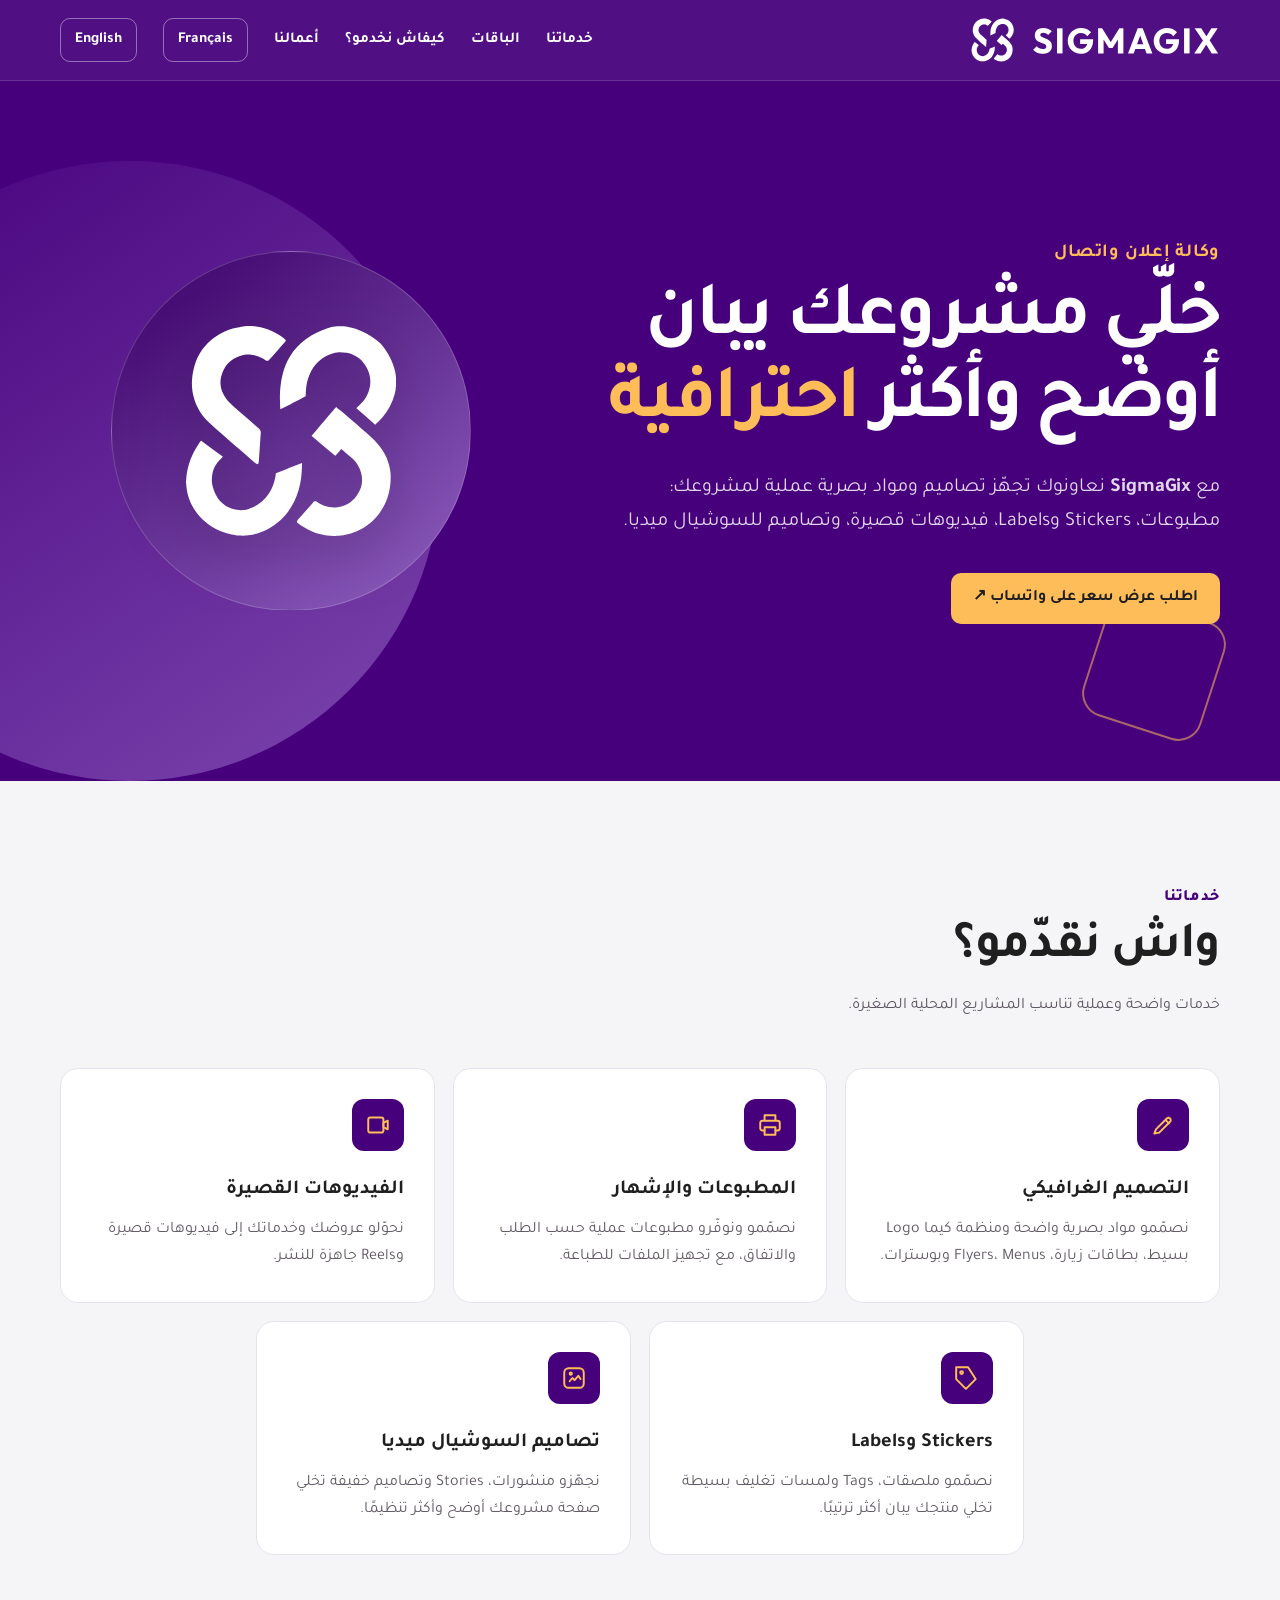
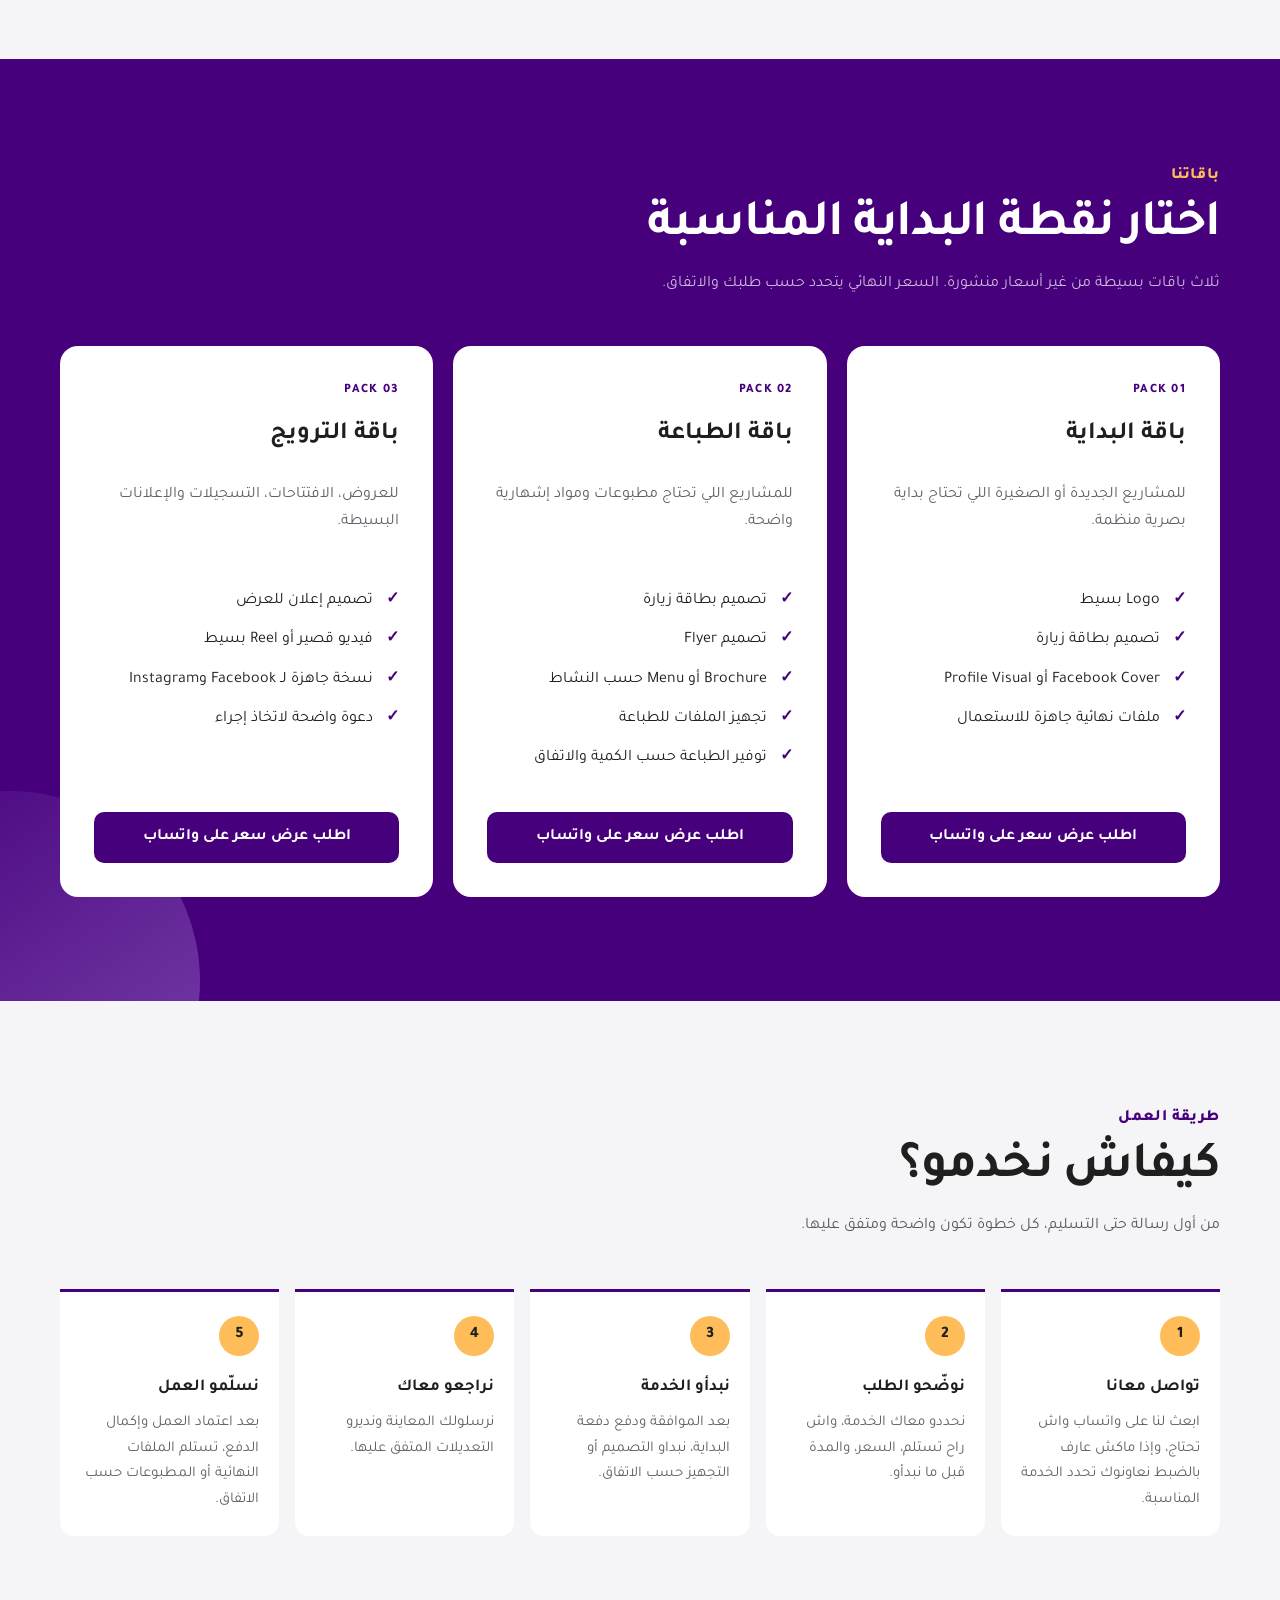
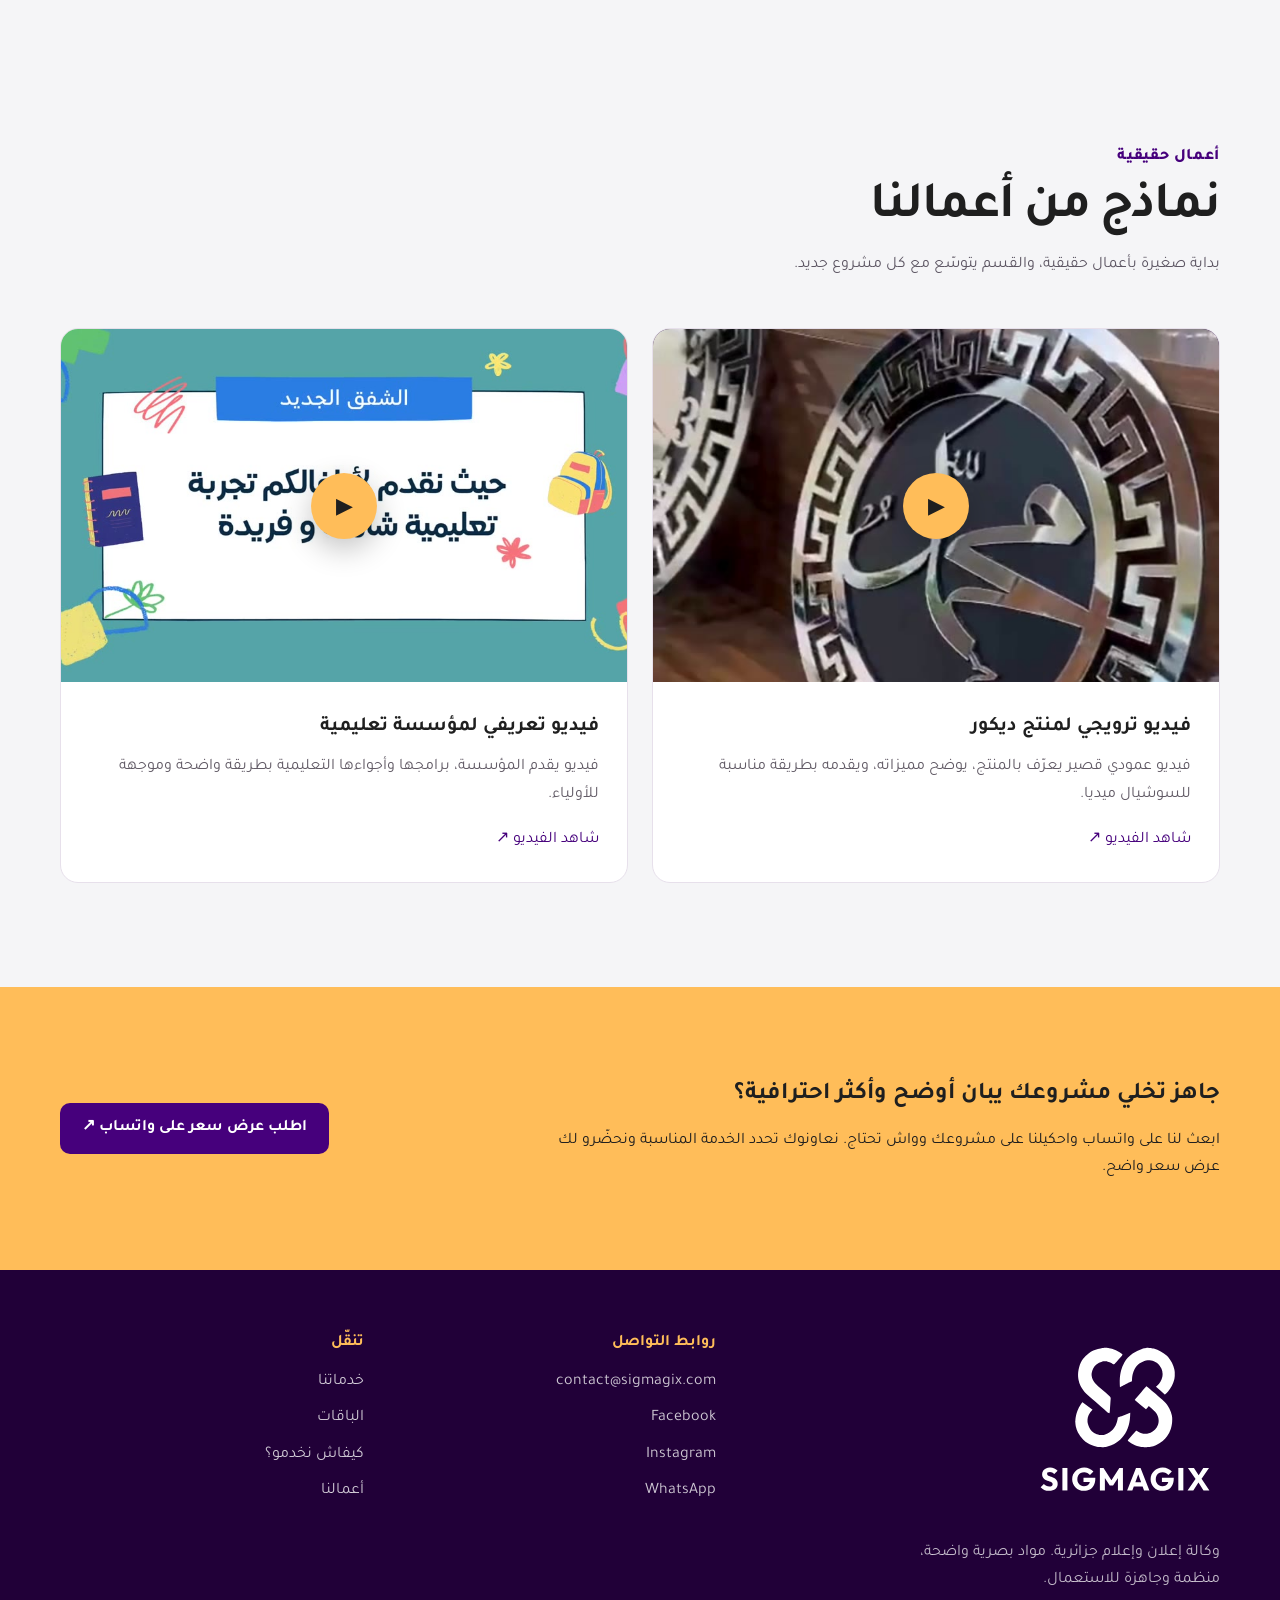
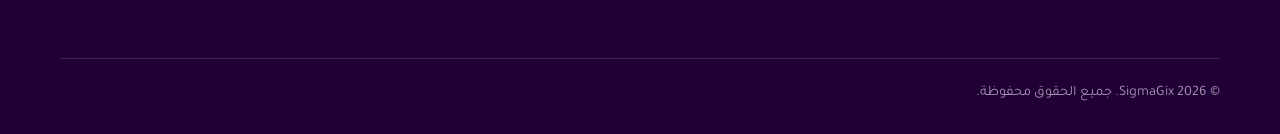
<file: index.html>
<!DOCTYPE html>
<html dir="rtl" lang="ar"><head><meta charset="utf-8"/><meta content="width=device-width,initial-scale=1" name="viewport"/><title>SigmaGix — وكالة إعلان واتصال</title><meta content="SigmaGix وكالة إعلان واتصال جزائرية تنطلق من المدية لخدمة المشاريع والمؤسسات في مختلف أنحاء الجزائر، بحلول إعلانية وإبداعية تشمل التصميم والطباعة وصناعة المحتوى المرئي." name="description"/><meta content="#46007C" name="theme-color"/><meta content="SigmaGix — Advertising &amp; Media Agency" property="og:title"/><meta content="SigmaGix وكالة إعلان وإعلام في المدية، نجهّز تصاميم ومطبوعات وفيديوهات قصيرة ومواد بصرية عملية للمشاريع المحلية." property="og:description"/><meta content="website" property="og:type"/><link href="assets/black-icon.svg" rel="icon" type="image/svg+xml"/><link href="styles.css" rel="stylesheet"/><link rel="canonical" href="https://sigmagix.com/"/><link rel="alternate" hreflang="ar" href="https://sigmagix.com/"/><link rel="alternate" hreflang="en" href="https://sigmagix.com/en/"/><link rel="alternate" hreflang="fr" href="https://sigmagix.com/fr/"/><link rel="alternate" hreflang="x-default" href="https://sigmagix.com/"/><script type="application/ld+json">{"@context":"https://schema.org","@type":"Organization","name":"SigmaGix","url":"https://sigmagix.com/","logo":"https://sigmagix.com/assets/black-icon.svg","description":"SigmaGix وكالة إعلان واتصال جزائرية تنطلق من المدية لخدمة المشاريع والمؤسسات في مختلف أنحاء الجزائر، بحلول إعلانية وإبداعية تشمل التصميم والطباعة وصناعة المحتوى المرئي.","email":"contact@sigmagix.com","telephone":"+213550505715","areaServed":{"@type":"Country","name":"Algeria"},"contactPoint":{"@type":"ContactPoint","contactType":"customer service","email":"contact@sigmagix.com","telephone":"+213550505715","areaServed":"DZ","availableLanguage":["Arabic","French","English"]},"sameAs":["https://www.facebook.com/SigmagixAgency","https://www.instagram.com/sigmagix/","https://www.tiktok.com/@sigmagix","https://www.youtube.com/@Sigmagix"]}</script></head><body dir="rtl"><a class="skip" href="#main">الرئيسية</a><header class="site-header"><div class="container nav"><a aria-label="SigmaGix — الرئيسية" class="brand" href=""><img alt="SigmaGix" src="assets/horizontal-logo-white.svg"/></a><button aria-expanded="false" aria-label="Menu" class="menu-btn">☰</button><nav aria-label="Navigation" class="nav-links"><a href="#services">خدماتنا</a><a href="#packs">الباقات</a><a href="#process">كيفاش نخدمو؟</a><a href="#work">أعمالنا</a><a class="lang-switch" href="fr/" hreflang="fr">Français</a><a class="lang-switch" href="en/" hreflang="en">English</a></nav></div></header><main id="main"><section class="hero"><div class="container hero-grid"><div><span class="eyebrow" style="font-size:1.15rem">وكالة إعلان واتصال</span><h1>خلّي مشروعك يبان<br/>أوضح وأكثر <span style="color:var(--yellow)">احترافية</span></h1><p>مع <strong>SigmaGix</strong> نعاونوك تجهّز تصاميم ومواد بصرية عملية لمشروعك: مطبوعات، Stickers وLabels، فيديوهات قصيرة، وتصاميم للسوشيال ميديا.</p><a class="btn btn-primary" href="https://wa.me/213550505715?text=%D8%B3%D9%84%D8%A7%D9%85%D8%8C%20%D8%AD%D8%A7%D8%A8%20%D9%86%D8%B7%D9%84%D8%A8%20%D8%B9%D8%B1%D8%B6%20%D8%B3%D8%B9%D8%B1%20%D9%85%D9%86%20SigmaGix." rel="noopener" target="_blank">اطلب عرض سعر على واتساب ↗</a></div><div aria-hidden="true" class="hero-mark"><div class="orb"></div><img alt="" src="assets/white-icon.svg"/></div></div></section><section class="section" id="services"><div class="container"><div class="section-head"><span class="section-label">خدماتنا</span><h2>واش نقدّمو؟</h2><p class="section-intro">خدمات واضحة وعملية تناسب المشاريع المحلية الصغيرة.</p></div><div class="services-grid"><article class="service-card"><div class="icon-box"><svg aria-hidden="true" viewbox="0 0 24 24"><path d="m4 20 4.5-1 10-10a2.1 2.1 0 0 0-3-3l-10 10L4 20Z"></path><path d="m14.5 7.5 3 3"></path></svg></div><h3>التصميم الغرافيكي</h3><p>نصمّمو مواد بصرية واضحة ومنظمة كيما Logo بسيط، بطاقات زيارة، Flyers، Menus وبوسترات.</p></article><article class="service-card"><div class="icon-box"><svg aria-hidden="true" viewbox="0 0 24 24"><path d="M7 8V3h10v5M7 17H5a2 2 0 0 1-2-2v-5a2 2 0 0 1 2-2h14a2 2 0 0 1 2 2v5a2 2 0 0 1-2 2h-2"></path><path d="M7 14h10v7H7z"></path></svg></div><h3>المطبوعات والإشهار</h3><p>نصمّمو ونوفّرو مطبوعات عملية حسب الطلب والاتفاق، مع تجهيز الملفات للطباعة.</p></article><article class="service-card"><div class="icon-box"><svg aria-hidden="true" viewbox="0 0 24 24"><rect height="14" rx="2" width="14" x="3" y="5"></rect><path d="m17 10 4-2v8l-4-2z"></path></svg></div><h3>الفيديوهات القصيرة</h3><p>نحوّلو عروضك وخدماتك إلى فيديوهات قصيرة وReels جاهزة للنشر.</p></article><article class="service-card"><div class="icon-box"><svg aria-hidden="true" viewbox="0 0 24 24"><path d="M20 13 11 22 2 13V2h11z"></path><circle cx="7" cy="7" r="1.3"></circle></svg></div><h3>Stickers وLabels</h3><p>نصمّمو ملصقات، Tags ولمسات تغليف بسيطة تخلي منتجك يبان أكثر ترتيبًا.</p></article><article class="service-card"><div class="icon-box"><svg aria-hidden="true" viewbox="0 0 24 24"><rect height="18" rx="4" width="18" x="3" y="3"></rect><path d="M8 15l2.5-3 2 2 3.5-4 2 3"></path><circle cx="9" cy="8" r="1"></circle></svg></div><h3>تصاميم السوشيال ميديا</h3><p>نجهّزو منشورات، Stories وتصاميم خفيفة تخلي صفحة مشروعك أوضح وأكثر تنظيمًا.</p></article></div></div></section><section class="section purple-section" id="packs"><div class="container"><div class="section-head"><span class="section-label">باقاتنا</span><h2>اختار نقطة البداية المناسبة</h2><p class="section-intro">ثلاث باقات بسيطة من غير أسعار منشورة. السعر النهائي يتحدد حسب طلبك والاتفاق.</p></div><div class="packs"><article class="pack"><span class="pack-no">PACK 01</span><h3>باقة البداية</h3><p>للمشاريع الجديدة أو الصغيرة اللي تحتاج بداية بصرية منظمة.</p><ul><li>Logo بسيط</li><li>تصميم بطاقة زيارة</li><li>Facebook Cover أو Profile Visual</li><li>ملفات نهائية جاهزة للاستعمال</li></ul><a class="btn" href="https://wa.me/213550505715?text=%D8%B3%D9%84%D8%A7%D9%85%D8%8C%20%D8%AD%D8%A7%D8%A8%20%D9%86%D8%B7%D9%84%D8%A8%20%D8%B9%D8%B1%D8%B6%20%D8%B3%D8%B9%D8%B1%20%D9%85%D9%86%20SigmaGix." rel="noopener" target="_blank">اطلب عرض سعر على واتساب</a></article><article class="pack"><span class="pack-no">PACK 02</span><h3>باقة الطباعة</h3><p>للمشاريع اللي تحتاج مطبوعات ومواد إشهارية واضحة.</p><ul><li>تصميم بطاقة زيارة</li><li>تصميم Flyer</li><li>Brochure أو Menu حسب النشاط</li><li>تجهيز الملفات للطباعة</li><li>توفير الطباعة حسب الكمية والاتفاق</li></ul><a class="btn" href="https://wa.me/213550505715?text=%D8%B3%D9%84%D8%A7%D9%85%D8%8C%20%D8%AD%D8%A7%D8%A8%20%D9%86%D8%B7%D9%84%D8%A8%20%D8%B9%D8%B1%D8%B6%20%D8%B3%D8%B9%D8%B1%20%D9%85%D9%86%20SigmaGix." rel="noopener" target="_blank">اطلب عرض سعر على واتساب</a></article><article class="pack"><span class="pack-no">PACK 03</span><h3>باقة الترويج</h3><p>للعروض، الافتتاحات، التسجيلات والإعلانات البسيطة.</p><ul><li>تصميم إعلان للعرض</li><li>فيديو قصير أو Reel بسيط</li><li>نسخة جاهزة لـ Facebook وInstagram</li><li>دعوة واضحة لاتخاذ إجراء</li></ul><a class="btn" href="https://wa.me/213550505715?text=%D8%B3%D9%84%D8%A7%D9%85%D8%8C%20%D8%AD%D8%A7%D8%A8%20%D9%86%D8%B7%D9%84%D8%A8%20%D8%B9%D8%B1%D8%B6%20%D8%B3%D8%B9%D8%B1%20%D9%85%D9%86%20SigmaGix." rel="noopener" target="_blank">اطلب عرض سعر على واتساب</a></article></div></div></section><section class="section" id="process"><div class="container"><div class="section-head"><span class="section-label">طريقة العمل</span><h2>كيفاش نخدمو؟</h2><p class="section-intro">من أول رسالة حتى التسليم، كل خطوة تكون واضحة ومتفق عليها.</p></div><div class="process"><article class="step"><span class="step-no">1</span><h3>تواصل معانا</h3><p>ابعث لنا على واتساب واش تحتاج، وإذا ماكش عارف بالضبط نعاونوك تحدد الخدمة المناسبة.</p></article><article class="step"><span class="step-no">2</span><h3>نوضّحو الطلب</h3><p>نحددو معاك الخدمة، واش راح تستلم، السعر، والمدة قبل ما نبدأو.</p></article><article class="step"><span class="step-no">3</span><h3>نبدأو الخدمة</h3><p>بعد الموافقة ودفع دفعة البداية، نبداو التصميم أو التجهيز حسب الاتفاق.</p></article><article class="step"><span class="step-no">4</span><h3>نراجعو معاك</h3><p>نرسلولك المعاينة ونديرو التعديلات المتفق عليها.</p></article><article class="step"><span class="step-no">5</span><h3>نسلّمو العمل</h3><p>بعد اعتماد العمل وإكمال الدفع، تستلم الملفات النهائية أو المطبوعات حسب الاتفاق.</p></article></div></div></section><section class="section" id="work"><div class="container"><div class="section-head"><span class="section-label">أعمال حقيقية</span><h2>نماذج من أعمالنا</h2><p class="section-intro">بداية صغيرة بأعمال حقيقية، والقسم يتوسّع مع كل مشروع جديد.</p></div><div class="work-grid"><article class="work"><div class="work-media"><img alt="فيديو ترويجي لمنتج ديكور" src="assets/video/product-poster.jpg"/><button aria-label="تشغيل الفيديو: فيديو ترويجي لمنتج ديكور" class="play" data-orientation="portrait" data-poster="assets/video/product-poster.jpg" data-title="فيديو ترويجي لمنتج ديكور" data-video="assets/video/product.mp4" type="button">▶</button></div><div class="work-copy"><h3>فيديو ترويجي لمنتج ديكور</h3><p>فيديو عمودي قصير يعرّف بالمنتج، يوضح مميزاته، ويقدمه بطريقة مناسبة للسوشيال ميديا.</p><button class="text-btn" data-orientation="portrait" data-poster="assets/video/product-poster.jpg" data-title="فيديو ترويجي لمنتج ديكور" data-video="assets/video/product.mp4" type="button">شاهد الفيديو ↗</button></div></article><article class="work"><div class="work-media"><img alt="فيديو تعريفي لمؤسسة تعليمية" src="assets/video/education-poster.jpg"/><button aria-label="تشغيل الفيديو: فيديو تعريفي لمؤسسة تعليمية" class="play" data-orientation="landscape" data-poster="assets/video/education-poster.jpg" data-title="فيديو تعريفي لمؤسسة تعليمية" data-video="assets/video/education.mp4" type="button">▶</button></div><div class="work-copy"><h3>فيديو تعريفي لمؤسسة تعليمية</h3><p>فيديو يقدم المؤسسة، برامجها وأجواءها التعليمية بطريقة واضحة وموجهة للأولياء.</p><button class="text-btn" data-orientation="landscape" data-poster="assets/video/education-poster.jpg" data-title="فيديو تعريفي لمؤسسة تعليمية" data-video="assets/video/education.mp4" type="button">شاهد الفيديو ↗</button></div></article></div></div></section><section class="cta-section"><div class="container cta-grid"><div><h2>جاهز تخلي مشروعك يبان أوضح وأكثر احترافية؟</h2><p>ابعث لنا على واتساب واحكيلنا على مشروعك وواش تحتاج. نعاونوك تحدد الخدمة المناسبة ونحضّرو لك عرض سعر واضح.</p></div><a class="btn" href="https://wa.me/213550505715?text=%D8%B3%D9%84%D8%A7%D9%85%D8%8C%20%D8%AD%D8%A7%D8%A8%20%D9%86%D8%B7%D9%84%D8%A8%20%D8%B9%D8%B1%D8%B6%20%D8%B3%D8%B9%D8%B1%20%D9%85%D9%86%20SigmaGix." rel="noopener" target="_blank">اطلب عرض سعر على واتساب ↗</a></div></section></main><footer class="site-footer"><div class="container"><div class="footer-grid"><div><img alt="SigmaGix" class="footer-logo" src="assets/logo-white-website.svg"/><p class="footer-tag">وكالة إعلان وإعلام جزائرية. مواد بصرية واضحة، منظمة وجاهزة للاستعمال.</p></div><div><div class="footer-title">روابط التواصل</div><div class="footer-links"><a href="mailto:contact@sigmagix.com">contact@sigmagix.com</a><a href="https://www.facebook.com/SigmagixAgency" rel="noopener" target="_blank">Facebook</a><a href="https://www.instagram.com/sigmagix/" rel="noopener" target="_blank">Instagram</a><a href="https://wa.me/213550505715?text=%D8%B3%D9%84%D8%A7%D9%85%D8%8C%20%D8%AD%D8%A7%D8%A8%20%D9%86%D8%B7%D9%84%D8%A8%20%D8%B9%D8%B1%D8%B6%20%D8%B3%D8%B9%D8%B1%20%D9%85%D9%86%20SigmaGix." rel="noopener" target="_blank">WhatsApp</a></div></div><div><div class="footer-title">تنقّل</div><div class="footer-links"><a href="#services">خدماتنا</a><a href="#packs">الباقات</a><a href="#process">كيفاش نخدمو؟</a><a href="#work">أعمالنا</a></div></div></div><div class="copyright">© 2026 SigmaGix. جميع الحقوق محفوظة.</div></div></footer><dialog aria-labelledby="video-title" class="video-dialog"><div class="dialog-head"><h2 id="video-title"></h2><button aria-label="غلق" class="dialog-close">×</button></div><video controls="" playsinline="" preload="none"></video></dialog><script src="script.js"></script></body></html>
</file>
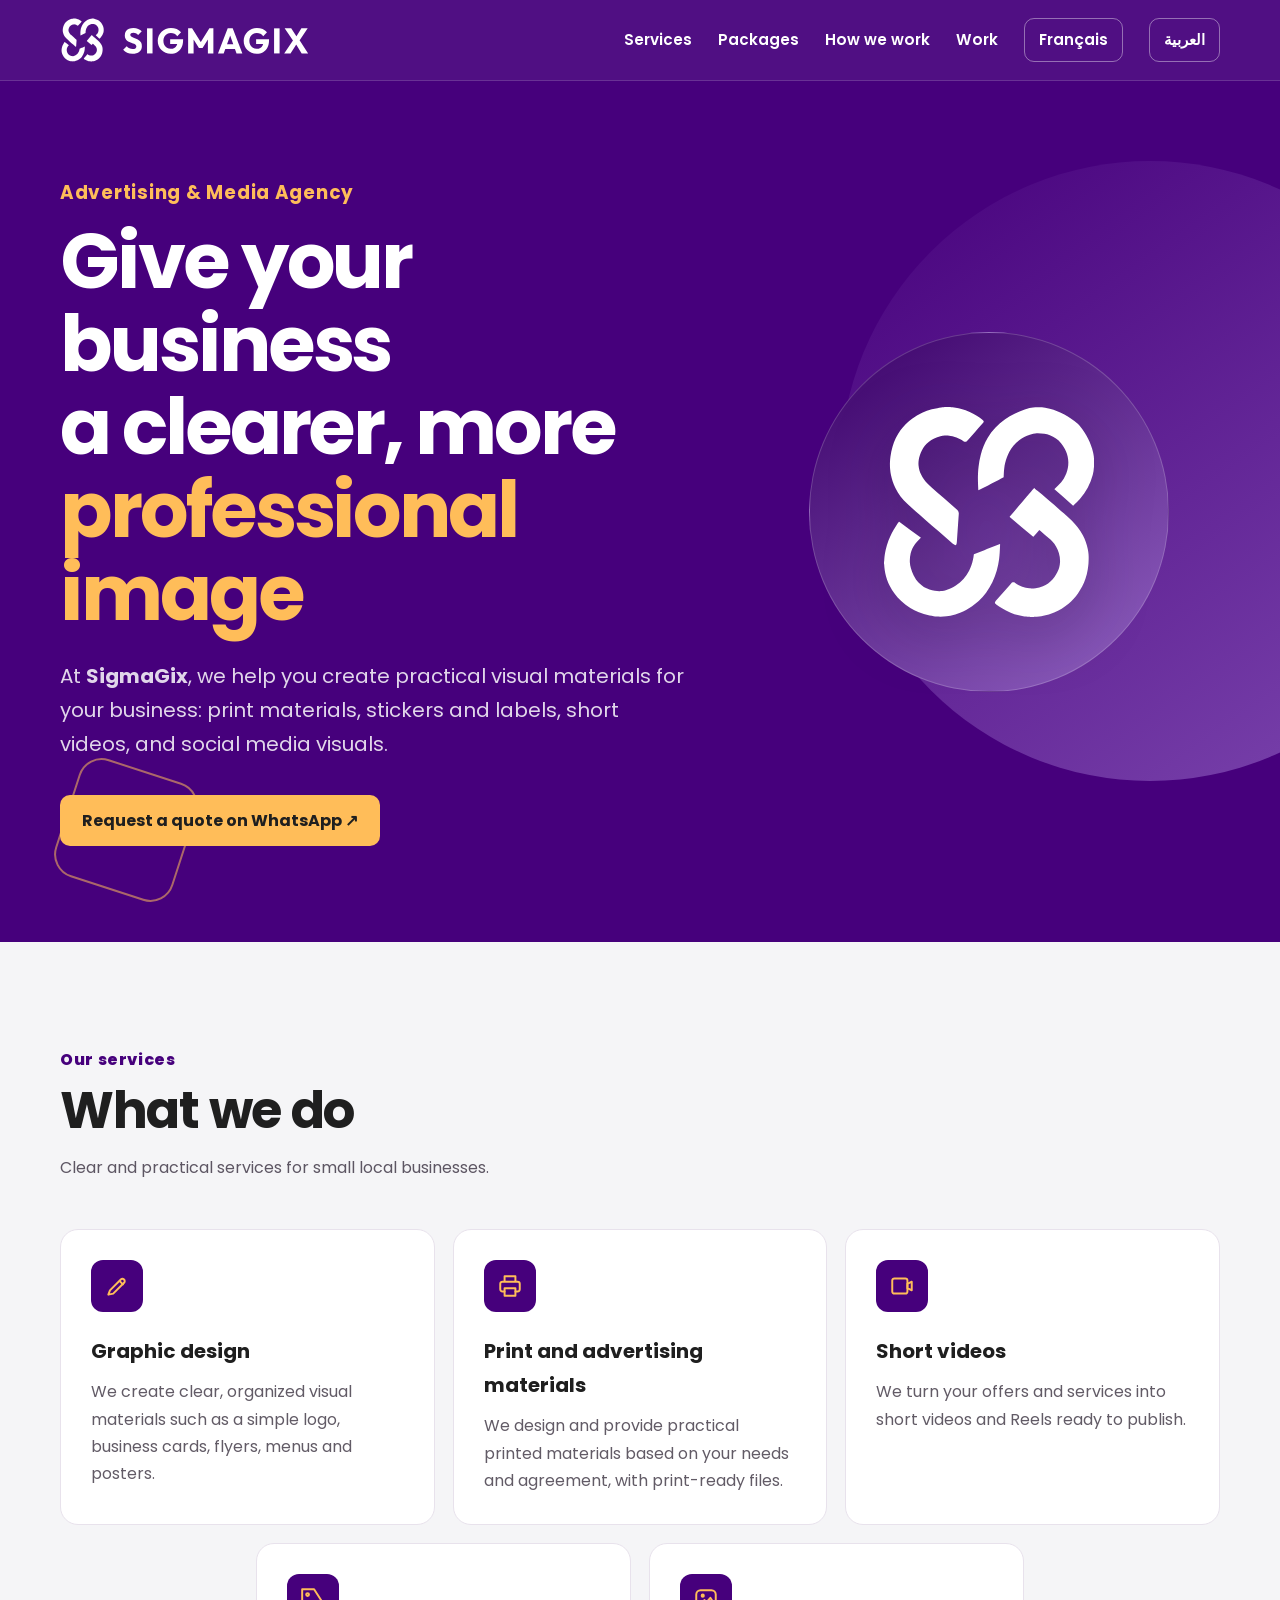
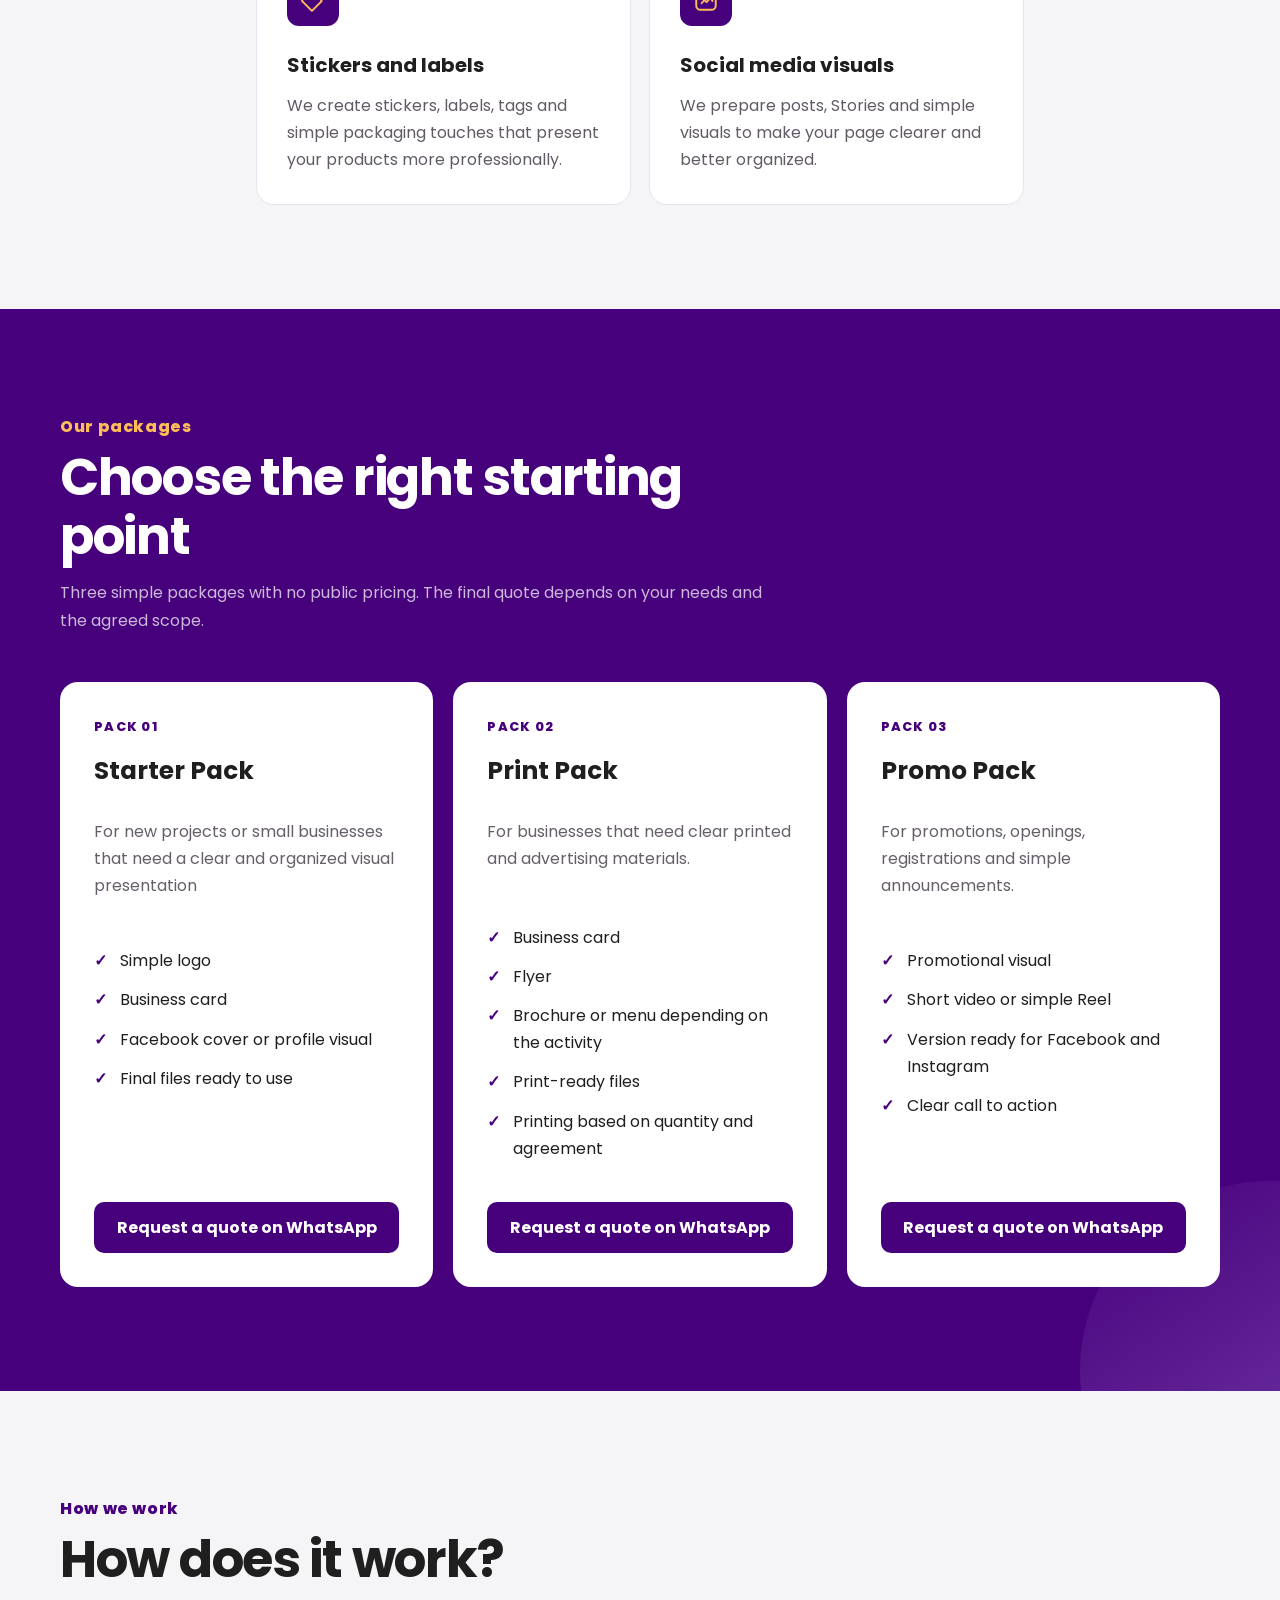
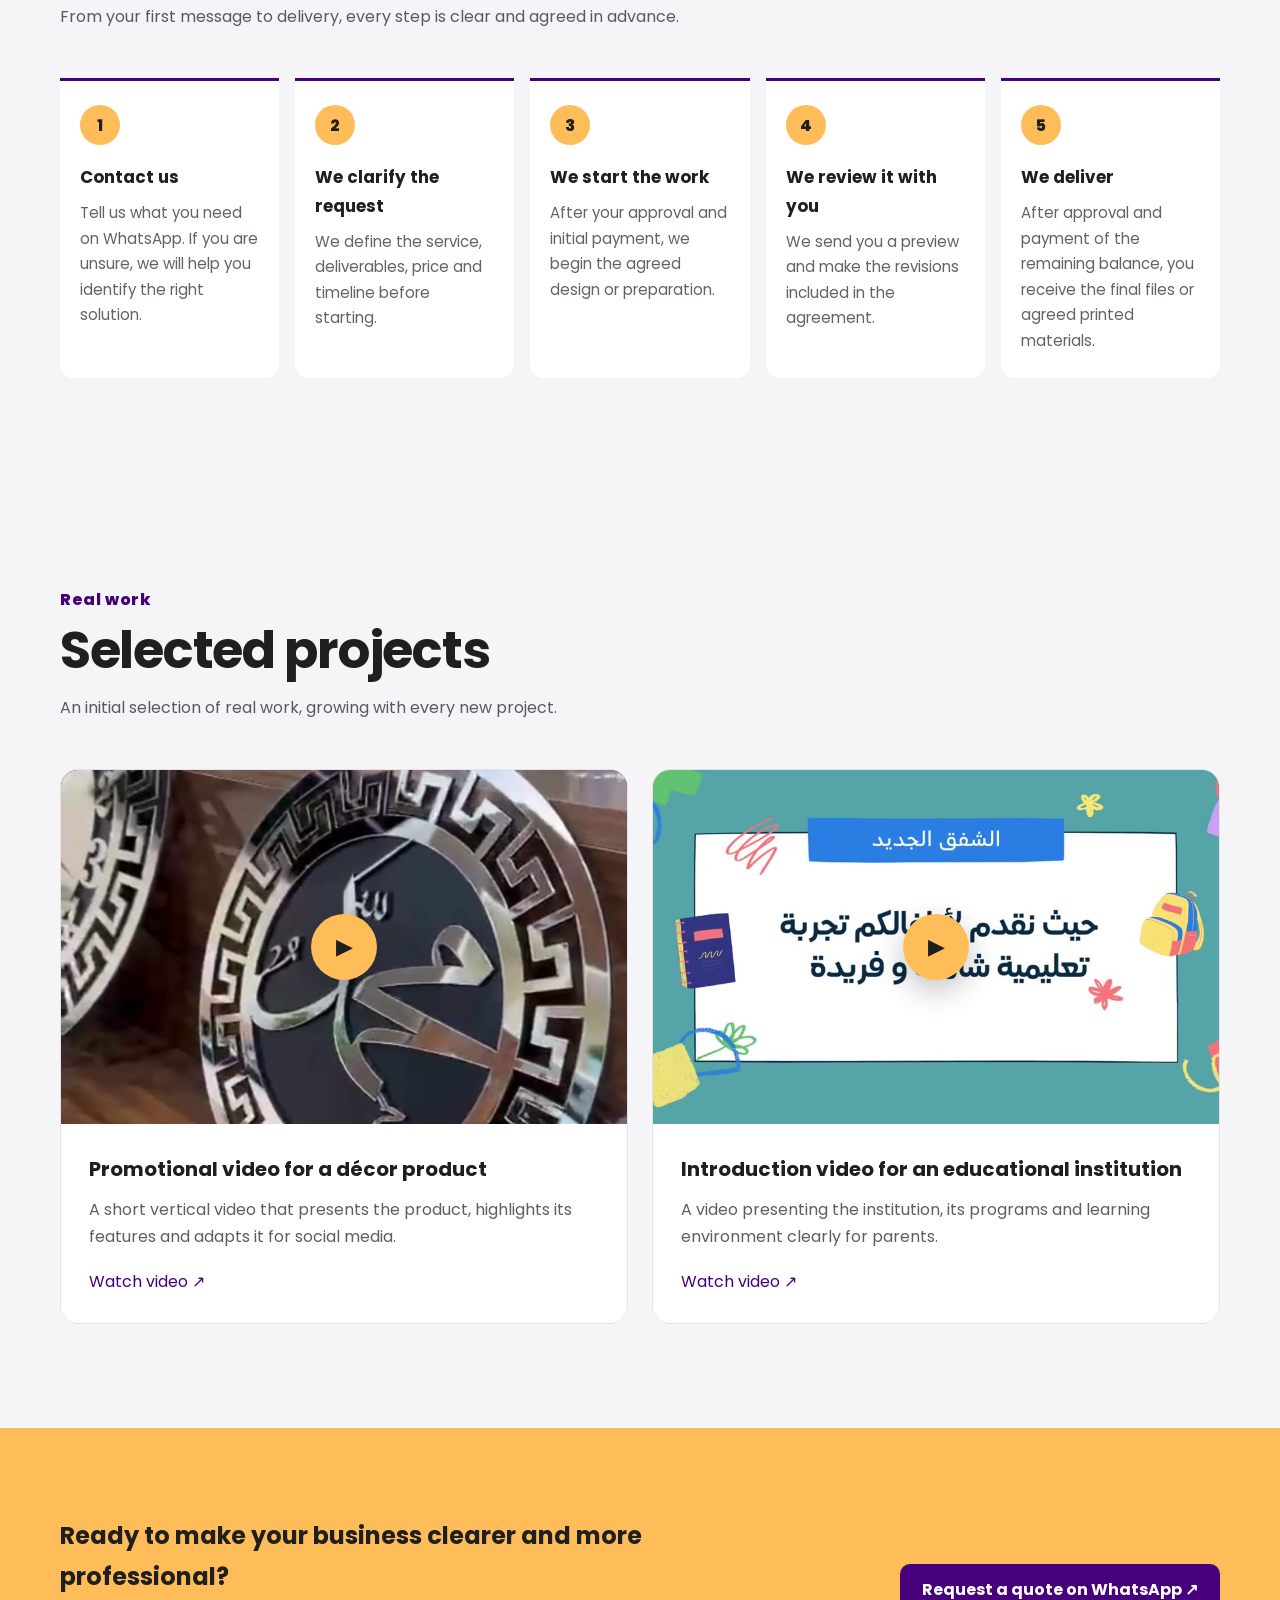
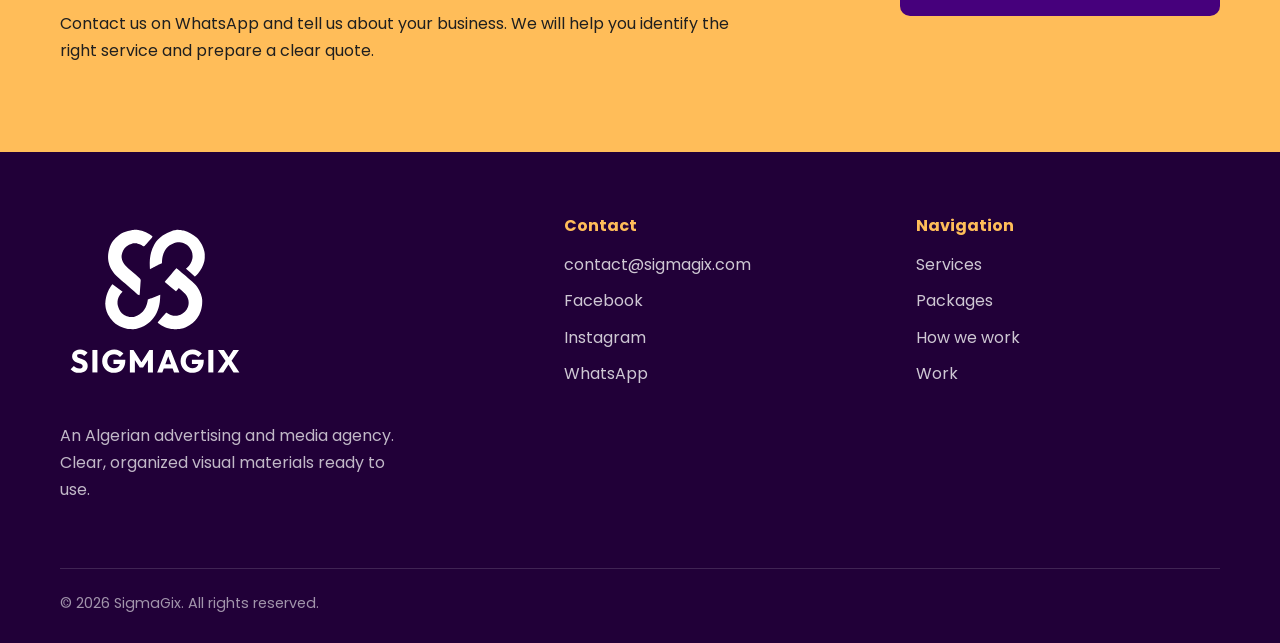
<file: en/index.html>
<!DOCTYPE html>
<html dir="ltr" lang="en"><head><meta charset="utf-8"/><meta content="width=device-width,initial-scale=1" name="viewport"/><title>SigmaGix — Advertising &amp; Media Agency</title><meta content="SigmaGix is an Algerian advertising and communications agency based in Médéa, supporting projects across Algeria with creative, print and audiovisual solutions." name="description"/><meta content="#46007C" name="theme-color"/><meta content="SigmaGix — Advertising &amp; Media Agency" property="og:title"/><meta content="SigmaGix is an advertising and media agency, Algeria, creating clear and practical design, print materials, short videos and social media visuals for local businesses." property="og:description"/><meta content="website" property="og:type"/><link href="../assets/black-icon.svg" rel="icon" type="image/svg+xml"/><link href="../styles.css" rel="stylesheet"/><link rel="canonical" href="https://sigmagix.com/en/"/><link rel="alternate" hreflang="ar" href="https://sigmagix.com/"/><link rel="alternate" hreflang="en" href="https://sigmagix.com/en/"/><link rel="alternate" hreflang="fr" href="https://sigmagix.com/fr/"/><link rel="alternate" hreflang="x-default" href="https://sigmagix.com/"/><script type="application/ld+json">{"@context":"https://schema.org","@type":"Organization","name":"SigmaGix","url":"https://sigmagix.com/","logo":"https://sigmagix.com/assets/black-icon.svg","description":"SigmaGix is an Algerian advertising and communications agency based in Médéa, supporting projects across Algeria with creative, print and audiovisual solutions.","email":"contact@sigmagix.com","telephone":"+213550505715","areaServed":{"@type":"Country","name":"Algeria"},"contactPoint":{"@type":"ContactPoint","contactType":"customer service","email":"contact@sigmagix.com","telephone":"+213550505715","areaServed":"DZ","availableLanguage":["Arabic","French","English"]},"sameAs":["https://www.facebook.com/SigmagixAgency","https://www.instagram.com/sigmagix/","https://www.tiktok.com/@sigmagix","https://www.youtube.com/@Sigmagix"]}</script></head><body dir="ltr"><a class="skip" href="#main">Home</a><header class="site-header"><div class="container nav"><a aria-label="SigmaGix — Home" class="brand" href="../"><img alt="SigmaGix" src="../assets/horizontal-logo-white.svg"/></a><button aria-expanded="false" aria-label="Menu" class="menu-btn">☰</button><nav aria-label="Navigation" class="nav-links"><a href="#services">Services</a><a href="#packs">Packages</a><a href="#process">How we work</a><a href="#work">Work</a><a class="lang-switch" href="../fr/" hreflang="fr">Français</a><a class="lang-switch" href="../" hreflang="ar">العربية</a></nav></div></header><main id="main"><section class="hero"><div class="container hero-grid"><div><span class="eyebrow" style="font-size:1.15rem">Advertising &amp; Media Agency</span><h1>Give your business<br/>a clearer, more<br/><span style="color:var(--yellow)">professional image</span></h1><p>At <strong>SigmaGix</strong>, we help you create practical visual materials for your business: print materials, stickers and labels, short videos, and social media visuals.</p><a class="btn btn-primary" href="https://wa.me/213550505715?text=Hello%2C%20I%20would%20like%20to%20request%20a%20quote%20from%20SigmaGix." rel="noopener" target="_blank">Request a quote on WhatsApp ↗</a></div><div aria-hidden="true" class="hero-mark"><div class="orb"></div><img alt="" src="../assets/white-icon.svg"/></div></div></section><section class="section" id="services"><div class="container"><div class="section-head"><span class="section-label">Our services</span><h2>What we do</h2><p class="section-intro">Clear and practical services for small local businesses.</p></div><div class="services-grid"><article class="service-card"><div class="icon-box"><svg aria-hidden="true" viewbox="0 0 24 24"><path d="m4 20 4.5-1 10-10a2.1 2.1 0 0 0-3-3l-10 10L4 20Z"></path><path d="m14.5 7.5 3 3"></path></svg></div><h3>Graphic design</h3><p>We create clear, organized visual materials such as a simple logo, business cards, flyers, menus and posters.</p></article><article class="service-card"><div class="icon-box"><svg aria-hidden="true" viewbox="0 0 24 24"><path d="M7 8V3h10v5M7 17H5a2 2 0 0 1-2-2v-5a2 2 0 0 1 2-2h14a2 2 0 0 1 2 2v5a2 2 0 0 1-2 2h-2"></path><path d="M7 14h10v7H7z"></path></svg></div><h3>Print and advertising materials</h3><p>We design and provide practical printed materials based on your needs and agreement, with print-ready files.</p></article><article class="service-card"><div class="icon-box"><svg aria-hidden="true" viewbox="0 0 24 24"><rect height="14" rx="2" width="14" x="3" y="5"></rect><path d="m17 10 4-2v8l-4-2z"></path></svg></div><h3>Short videos</h3><p>We turn your offers and services into short videos and Reels ready to publish.</p></article><article class="service-card"><div class="icon-box"><svg aria-hidden="true" viewbox="0 0 24 24"><path d="M20 13 11 22 2 13V2h11z"></path><circle cx="7" cy="7" r="1.3"></circle></svg></div><h3>Stickers and labels</h3><p>We create stickers, labels, tags and simple packaging touches that present your products more professionally.</p></article><article class="service-card"><div class="icon-box"><svg aria-hidden="true" viewbox="0 0 24 24"><rect height="18" rx="4" width="18" x="3" y="3"></rect><path d="M8 15l2.5-3 2 2 3.5-4 2 3"></path><circle cx="9" cy="8" r="1"></circle></svg></div><h3>Social media visuals</h3><p>We prepare posts, Stories and simple visuals to make your page clearer and better organized.</p></article></div></div></section><section class="section purple-section" id="packs"><div class="container"><div class="section-head"><span class="section-label">Our packages</span><h2>Choose the right starting point</h2><p class="section-intro">Three simple packages with no public pricing. The final quote depends on your needs and the agreed scope.</p></div><div class="packs"><article class="pack"><span class="pack-no">PACK 01</span><h3>Starter Pack</h3><p>For new projects or small businesses that need a clear and organized visual presentation</p><ul><li>Simple logo</li><li>Business card</li><li>Facebook cover or profile visual</li><li>Final files ready to use</li></ul><a class="btn" href="https://wa.me/213550505715?text=Hello%2C%20I%20would%20like%20to%20request%20a%20quote%20from%20SigmaGix." rel="noopener" target="_blank">Request a quote on WhatsApp</a></article><article class="pack"><span class="pack-no">PACK 02</span><h3>Print Pack</h3><p>For businesses that need clear printed and advertising materials.</p><ul><li>Business card</li><li>Flyer</li><li>Brochure or menu depending on the activity</li><li>Print-ready files</li><li>Printing based on quantity and agreement</li></ul><a class="btn" href="https://wa.me/213550505715?text=Hello%2C%20I%20would%20like%20to%20request%20a%20quote%20from%20SigmaGix." rel="noopener" target="_blank">Request a quote on WhatsApp</a></article><article class="pack"><span class="pack-no">PACK 03</span><h3>Promo Pack</h3><p>For promotions, openings, registrations and simple announcements.</p><ul><li>Promotional visual</li><li>Short video or simple Reel</li><li>Version ready for Facebook and Instagram</li><li>Clear call to action</li></ul><a class="btn" href="https://wa.me/213550505715?text=Hello%2C%20I%20would%20like%20to%20request%20a%20quote%20from%20SigmaGix." rel="noopener" target="_blank">Request a quote on WhatsApp</a></article></div></div></section><section class="section" id="process"><div class="container"><div class="section-head"><span class="section-label">How we work</span><h2>How does it work?</h2><p class="section-intro">From your first message to delivery, every step is clear and agreed in advance.</p></div><div class="process"><article class="step"><span class="step-no">1</span><h3>Contact us</h3><p>Tell us what you need on WhatsApp. If you are unsure, we will help you identify the right solution.</p></article><article class="step"><span class="step-no">2</span><h3>We clarify the request</h3><p>We define the service, deliverables, price and timeline before starting.</p></article><article class="step"><span class="step-no">3</span><h3>We start the work</h3><p>After your approval and initial payment, we begin the agreed design or preparation.</p></article><article class="step"><span class="step-no">4</span><h3>We review it with you</h3><p>We send you a preview and make the revisions included in the agreement.</p></article><article class="step"><span class="step-no">5</span><h3>We deliver</h3><p>After approval and payment of the remaining balance, you receive the final files or agreed printed materials.</p></article></div></div></section><section class="section" id="work"><div class="container"><div class="section-head"><span class="section-label">Real work</span><h2>Selected projects</h2><p class="section-intro">An initial selection of real work, growing with every new project.</p></div><div class="work-grid"><article class="work"><div class="work-media"><img alt="Promotional video for a décor product" src="../assets/video/product-poster.jpg"/><button aria-label="Play video: Promotional video for a décor product" class="play" data-orientation="portrait" data-poster="../assets/video/product-poster.jpg" data-title="Promotional video for a décor product" data-video="../assets/video/product.mp4" type="button">▶</button></div><div class="work-copy"><h3>Promotional video for a décor product</h3><p>A short vertical video that presents the product, highlights its features and adapts it for social media.</p><button class="text-btn" data-orientation="portrait" data-poster="../assets/video/product-poster.jpg" data-title="Promotional video for a décor product" data-video="../assets/video/product.mp4" type="button">Watch video ↗</button></div></article><article class="work"><div class="work-media"><img alt="Introduction video for an educational institution" src="../assets/video/education-poster.jpg"/><button aria-label="Play video: Introduction video for an educational institution" class="play" data-orientation="landscape" data-poster="../assets/video/education-poster.jpg" data-title="Introduction video for an educational institution" data-video="../assets/video/education.mp4" type="button">▶</button></div><div class="work-copy"><h3>Introduction video for an educational institution</h3><p>A video presenting the institution, its programs and learning environment clearly for parents.</p><button class="text-btn" data-orientation="landscape" data-poster="../assets/video/education-poster.jpg" data-title="Introduction video for an educational institution" data-video="../assets/video/education.mp4" type="button">Watch video ↗</button></div></article></div></div></section><section class="cta-section"><div class="container cta-grid"><div><h2>Ready to make your business clearer and more professional?</h2><p>Contact us on WhatsApp and tell us about your business. We will help you identify the right service and prepare a clear quote.</p></div><a class="btn" href="https://wa.me/213550505715?text=Hello%2C%20I%20would%20like%20to%20request%20a%20quote%20from%20SigmaGix." rel="noopener" target="_blank">Request a quote on WhatsApp ↗</a></div></section></main><footer class="site-footer"><div class="container"><div class="footer-grid"><div><img alt="SigmaGix" class="footer-logo" src="../assets/logo-white-website.svg"/><p class="footer-tag">An Algerian advertising and media agency. Clear, organized visual materials ready to use.</p></div><div><div class="footer-title">Contact</div><div class="footer-links"><a href="mailto:contact@sigmagix.com">contact@sigmagix.com</a><a href="https://www.facebook.com/SigmagixAgency" rel="noopener" target="_blank">Facebook</a><a href="https://www.instagram.com/sigmagix/" rel="noopener" target="_blank">Instagram</a><a href="https://wa.me/213550505715?text=Hello%2C%20I%20would%20like%20to%20request%20a%20quote%20from%20SigmaGix." rel="noopener" target="_blank">WhatsApp</a></div></div><div><div class="footer-title">Navigation</div><div class="footer-links"><a href="#services">Services</a><a href="#packs">Packages</a><a href="#process">How we work</a><a href="#work">Work</a></div></div></div><div class="copyright">© 2026 SigmaGix. All rights reserved.</div></div></footer><dialog aria-labelledby="video-title" class="video-dialog"><div class="dialog-head"><h2 id="video-title"></h2><button aria-label="Close" class="dialog-close">×</button></div><video controls="" playsinline="" preload="none"></video></dialog><script src="../script.js"></script></body></html>
</file>
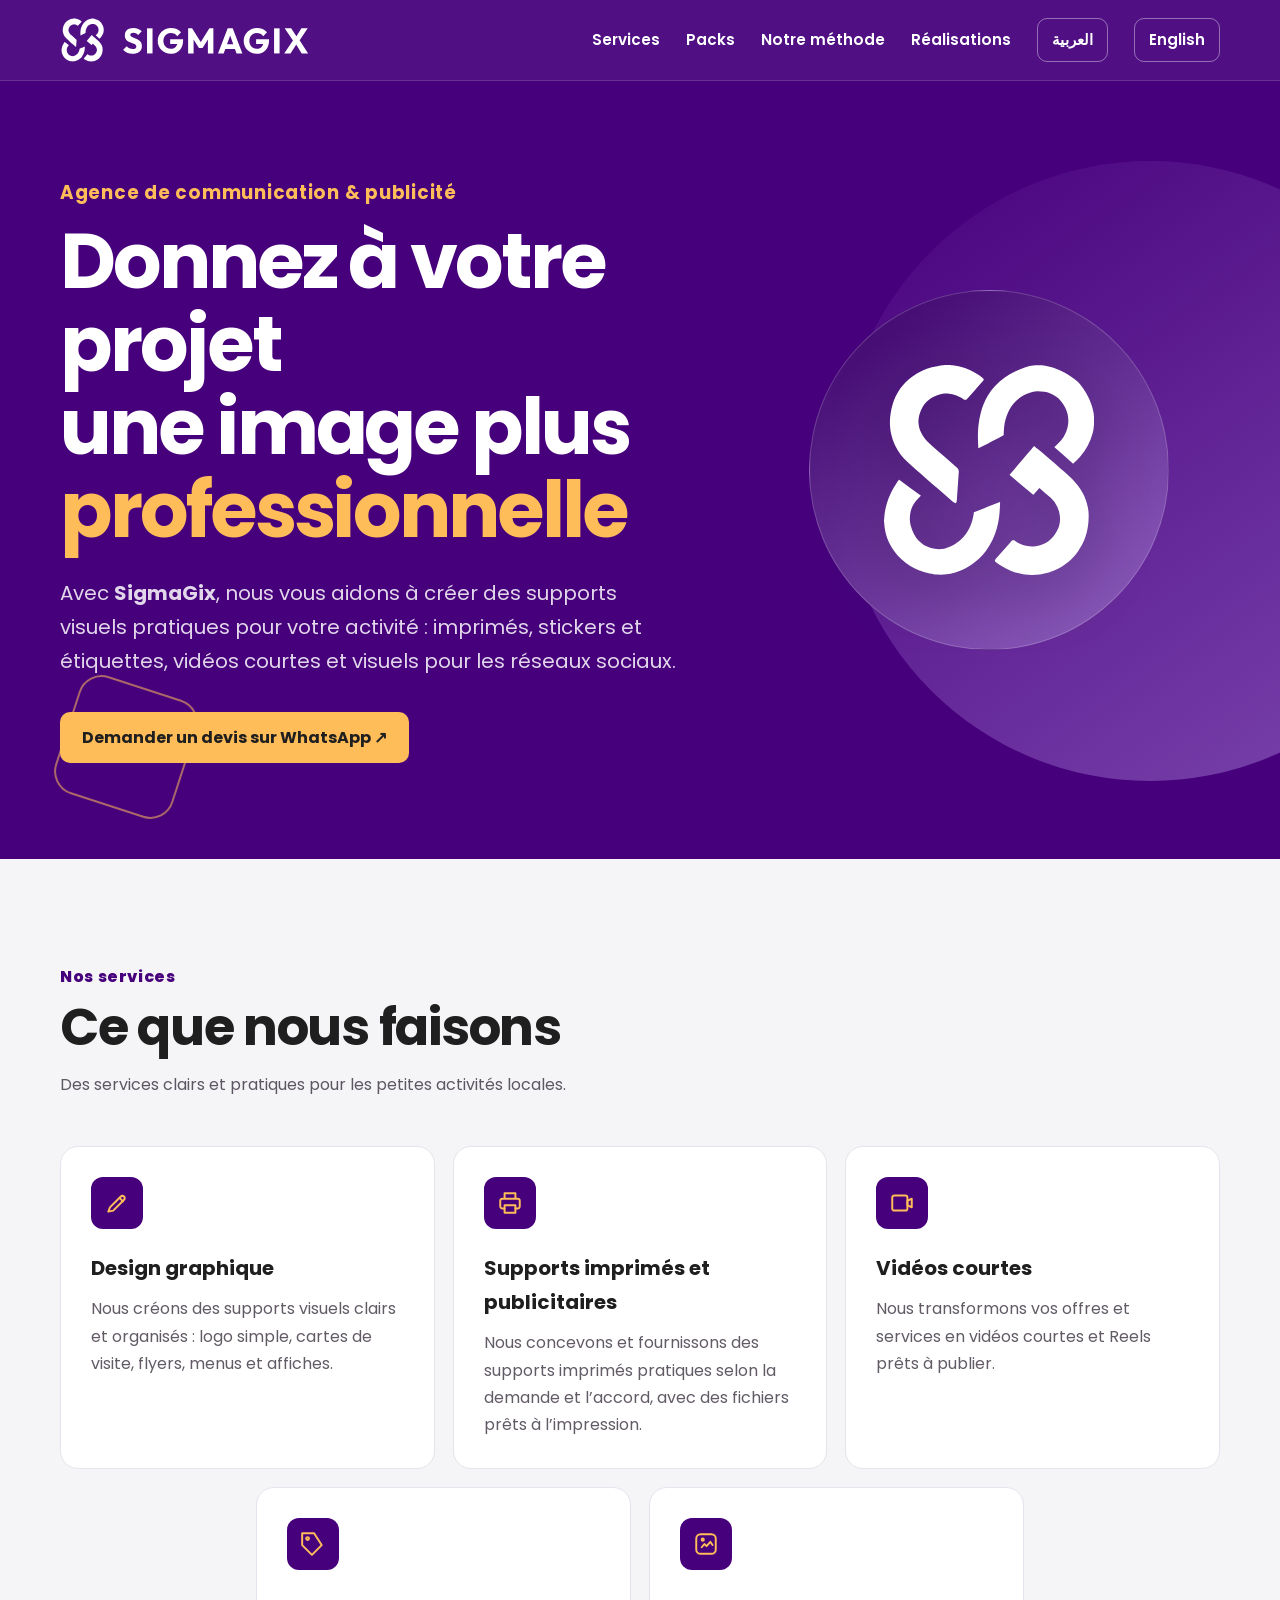
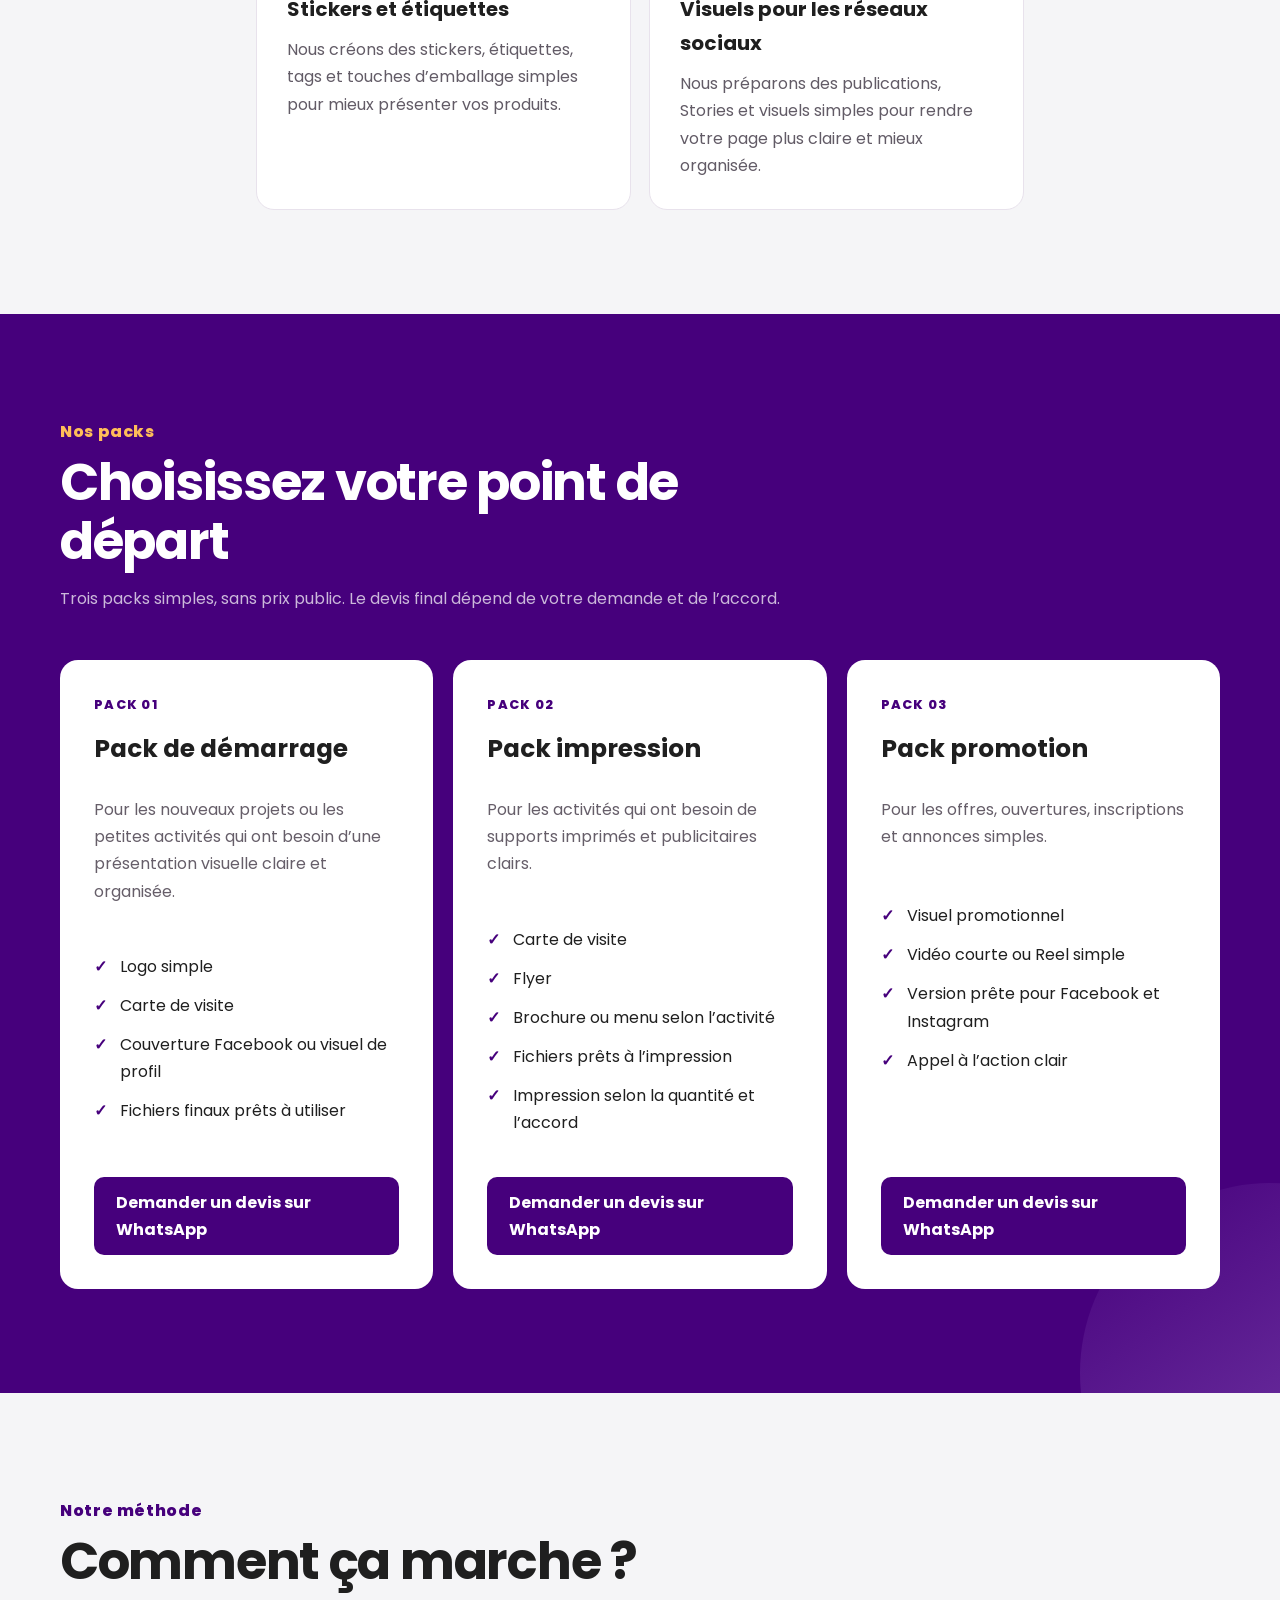
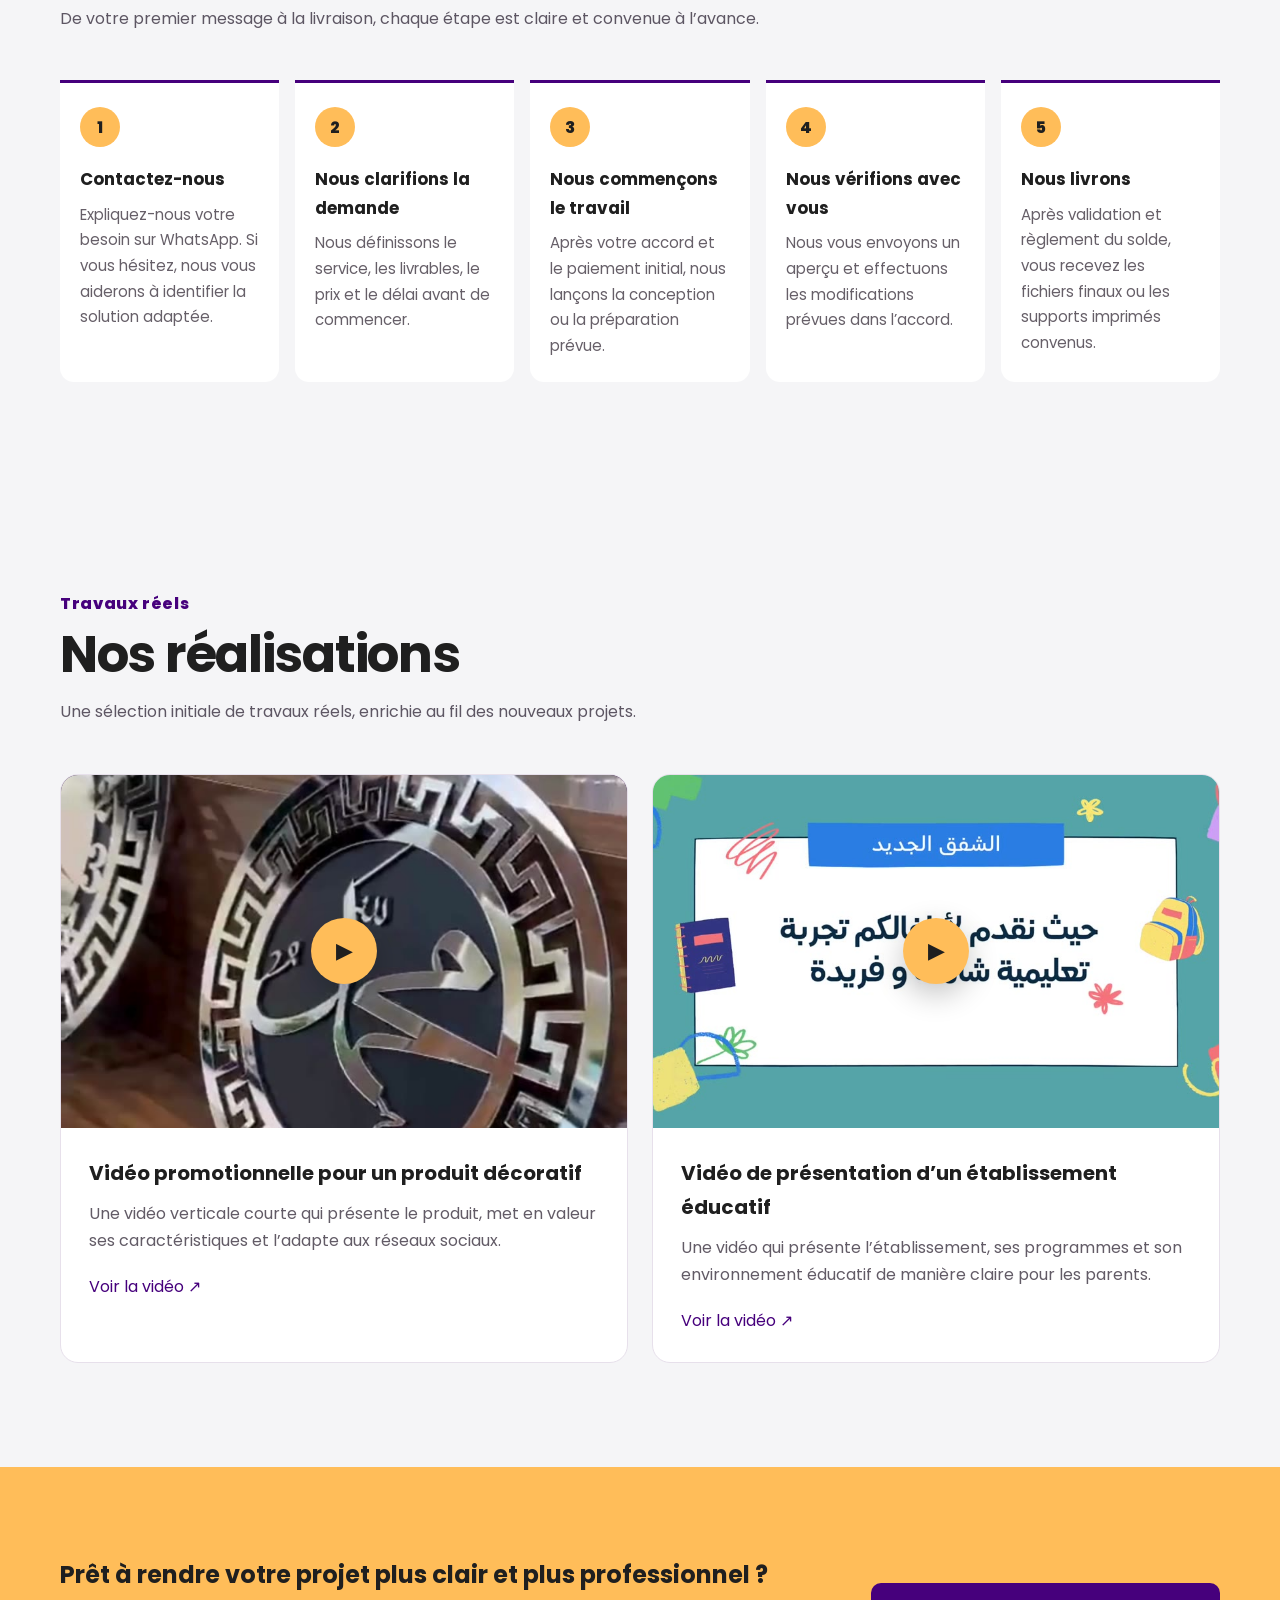
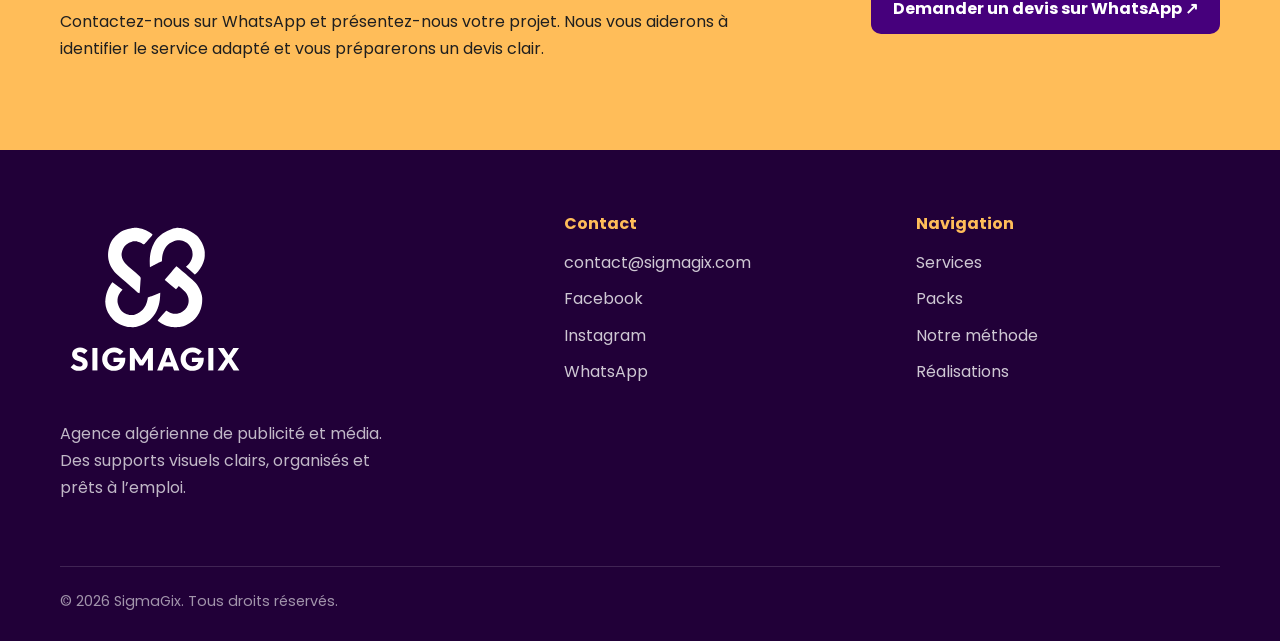
<file: fr/index.html>
<!DOCTYPE html>
<html dir="ltr" lang="fr"><head><meta charset="utf-8"/><meta content="width=device-width,initial-scale=1" name="viewport"/><title>SigmaGix — Agence de communication &amp; publicité</title><meta content="SigmaGix, agence algérienne de communication basée à Médéa, accompagne les projets partout en Algérie avec des solutions publicitaires, imprimées et audiovisuelles." name="description"/><meta content="#46007C" name="theme-color"/><meta content="SigmaGix — Advertising &amp; Media Agency" property="og:title"/><meta content="SigmaGix, Agence de communication & publicité : design, supports imprimés, vidéos courtes et visuels pratiques pour les petites activités." property="og:description"/><meta content="website" property="og:type"/><link href="../assets/black-icon.svg" rel="icon" type="image/svg+xml"/><link href="../styles.css" rel="stylesheet"/><link rel="canonical" href="https://sigmagix.com/fr/"/><link rel="alternate" hreflang="ar" href="https://sigmagix.com/"/><link rel="alternate" hreflang="en" href="https://sigmagix.com/en/"/><link rel="alternate" hreflang="fr" href="https://sigmagix.com/fr/"/><link rel="alternate" hreflang="x-default" href="https://sigmagix.com/"/><script type="application/ld+json">{"@context":"https://schema.org","@type":"Organization","name":"SigmaGix","url":"https://sigmagix.com/","logo":"https://sigmagix.com/assets/black-icon.svg","description":"SigmaGix, agence algérienne de communication basée à Médéa, accompagne les projets partout en Algérie avec des solutions publicitaires, imprimées et audiovisuelles.","email":"contact@sigmagix.com","telephone":"+213550505715","areaServed":{"@type":"Country","name":"Algeria"},"contactPoint":{"@type":"ContactPoint","contactType":"customer service","email":"contact@sigmagix.com","telephone":"+213550505715","areaServed":"DZ","availableLanguage":["Arabic","French","English"]},"sameAs":["https://www.facebook.com/SigmagixAgency","https://www.instagram.com/sigmagix/","https://www.tiktok.com/@sigmagix","https://www.youtube.com/@Sigmagix"]}</script></head><body dir="ltr"><a class="skip" href="#main">Accueil</a><header class="site-header"><div class="container nav"><a aria-label="SigmaGix — Accueil" class="brand" href="../"><img alt="SigmaGix" src="../assets/horizontal-logo-white.svg"/></a><button aria-expanded="false" aria-label="Menu" class="menu-btn">☰</button><nav aria-label="Navigation" class="nav-links"><a href="#services">Services</a><a href="#packs">Packs</a><a href="#process">Notre méthode</a><a href="#work">Réalisations</a><a class="lang-switch" href="../" hreflang="ar">العربية</a><a class="lang-switch" href="../en/" hreflang="en">English</a></nav></div></header><main id="main"><section class="hero"><div class="container hero-grid"><div><span class="eyebrow" style="font-size:1.15rem">Agence de communication &amp; publicité</span><h1>Donnez à votre projet<br/>une image plus <span style="color:var(--yellow)">professionnelle</span></h1><p>Avec <strong>SigmaGix</strong>, nous vous aidons à créer des supports visuels pratiques pour votre activité : imprimés, stickers et étiquettes, vidéos courtes et visuels pour les réseaux sociaux.</p><a class="btn btn-primary" href="https://wa.me/213550505715?text=Bonjour%2C%20je%20souhaite%20demander%20un%20devis%20%C3%A0%20SigmaGix." rel="noopener" target="_blank">Demander un devis sur WhatsApp ↗</a></div><div aria-hidden="true" class="hero-mark"><div class="orb"></div><img alt="" src="../assets/white-icon.svg"/></div></div></section><section class="section" id="services"><div class="container"><div class="section-head"><span class="section-label">Nos services</span><h2>Ce que nous faisons</h2><p class="section-intro">Des services clairs et pratiques pour les petites activités locales.</p></div><div class="services-grid"><article class="service-card"><div class="icon-box"><svg aria-hidden="true" viewbox="0 0 24 24"><path d="m4 20 4.5-1 10-10a2.1 2.1 0 0 0-3-3l-10 10L4 20Z"></path><path d="m14.5 7.5 3 3"></path></svg></div><h3>Design graphique</h3><p>Nous créons des supports visuels clairs et organisés : logo simple, cartes de visite, flyers, menus et affiches.</p></article><article class="service-card"><div class="icon-box"><svg aria-hidden="true" viewbox="0 0 24 24"><path d="M7 8V3h10v5M7 17H5a2 2 0 0 1-2-2v-5a2 2 0 0 1 2-2h14a2 2 0 0 1 2 2v5a2 2 0 0 1-2 2h-2"></path><path d="M7 14h10v7H7z"></path></svg></div><h3>Supports imprimés et publicitaires</h3><p>Nous concevons et fournissons des supports imprimés pratiques selon la demande et l’accord, avec des fichiers prêts à l’impression.</p></article><article class="service-card"><div class="icon-box"><svg aria-hidden="true" viewbox="0 0 24 24"><rect height="14" rx="2" width="14" x="3" y="5"></rect><path d="m17 10 4-2v8l-4-2z"></path></svg></div><h3>Vidéos courtes</h3><p>Nous transformons vos offres et services en vidéos courtes et Reels prêts à publier.</p></article><article class="service-card"><div class="icon-box"><svg aria-hidden="true" viewbox="0 0 24 24"><path d="M20 13 11 22 2 13V2h11z"></path><circle cx="7" cy="7" r="1.3"></circle></svg></div><h3>Stickers et étiquettes</h3><p>Nous créons des stickers, étiquettes, tags et touches d’emballage simples pour mieux présenter vos produits.</p></article><article class="service-card"><div class="icon-box"><svg aria-hidden="true" viewbox="0 0 24 24"><rect height="18" rx="4" width="18" x="3" y="3"></rect><path d="M8 15l2.5-3 2 2 3.5-4 2 3"></path><circle cx="9" cy="8" r="1"></circle></svg></div><h3>Visuels pour les réseaux sociaux</h3><p>Nous préparons des publications, Stories et visuels simples pour rendre votre page plus claire et mieux organisée.</p></article></div></div></section><section class="section purple-section" id="packs"><div class="container"><div class="section-head"><span class="section-label">Nos packs</span><h2>Choisissez votre point de départ</h2><p class="section-intro">Trois packs simples, sans prix public. Le devis final dépend de votre demande et de l’accord.</p></div><div class="packs"><article class="pack"><span class="pack-no">PACK 01</span><h3>Pack de démarrage</h3><p>Pour les nouveaux projets ou les petites activités qui ont besoin d’une présentation visuelle claire et organisée.</p><ul><li>Logo simple</li><li>Carte de visite</li><li>Couverture Facebook ou visuel de profil</li><li>Fichiers finaux prêts à utiliser</li></ul><a class="btn" href="https://wa.me/213550505715?text=Bonjour%2C%20je%20souhaite%20demander%20un%20devis%20%C3%A0%20SigmaGix." rel="noopener" target="_blank">Demander un devis sur WhatsApp</a></article><article class="pack"><span class="pack-no">PACK 02</span><h3>Pack impression</h3><p>Pour les activités qui ont besoin de supports imprimés et publicitaires clairs.</p><ul><li>Carte de visite</li><li>Flyer</li><li>Brochure ou menu selon l’activité</li><li>Fichiers prêts à l’impression</li><li>Impression selon la quantité et l’accord</li></ul><a class="btn" href="https://wa.me/213550505715?text=Bonjour%2C%20je%20souhaite%20demander%20un%20devis%20%C3%A0%20SigmaGix." rel="noopener" target="_blank">Demander un devis sur WhatsApp</a></article><article class="pack"><span class="pack-no">PACK 03</span><h3>Pack promotion</h3><p>Pour les offres, ouvertures, inscriptions et annonces simples.</p><ul><li>Visuel promotionnel</li><li>Vidéo courte ou Reel simple</li><li>Version prête pour Facebook et Instagram</li><li>Appel à l’action clair</li></ul><a class="btn" href="https://wa.me/213550505715?text=Bonjour%2C%20je%20souhaite%20demander%20un%20devis%20%C3%A0%20SigmaGix." rel="noopener" target="_blank">Demander un devis sur WhatsApp</a></article></div></div></section><section class="section" id="process"><div class="container"><div class="section-head"><span class="section-label">Notre méthode</span><h2>Comment ça marche ?</h2><p class="section-intro">De votre premier message à la livraison, chaque étape est claire et convenue à l’avance.</p></div><div class="process"><article class="step"><span class="step-no">1</span><h3>Contactez-nous</h3><p>Expliquez-nous votre besoin sur WhatsApp. Si vous hésitez, nous vous aiderons à identifier la solution adaptée.</p></article><article class="step"><span class="step-no">2</span><h3>Nous clarifions la demande</h3><p>Nous définissons le service, les livrables, le prix et le délai avant de commencer.</p></article><article class="step"><span class="step-no">3</span><h3>Nous commençons le travail</h3><p>Après votre accord et le paiement initial, nous lançons la conception ou la préparation prévue.</p></article><article class="step"><span class="step-no">4</span><h3>Nous vérifions avec vous</h3><p>Nous vous envoyons un aperçu et effectuons les modifications prévues dans l’accord.</p></article><article class="step"><span class="step-no">5</span><h3>Nous livrons</h3><p>Après validation et règlement du solde, vous recevez les fichiers finaux ou les supports imprimés convenus.</p></article></div></div></section><section class="section" id="work"><div class="container"><div class="section-head"><span class="section-label">Travaux réels</span><h2>Nos réalisations</h2><p class="section-intro">Une sélection initiale de travaux réels, enrichie au fil des nouveaux projets.</p></div><div class="work-grid"><article class="work"><div class="work-media"><img alt="Vidéo promotionnelle pour un produit décoratif" src="../assets/video/product-poster.jpg"/><button aria-label="Lire la vidéo: Vidéo promotionnelle pour un produit décoratif" class="play" data-orientation="portrait" data-poster="../assets/video/product-poster.jpg" data-title="Vidéo promotionnelle pour un produit décoratif" data-video="../assets/video/product.mp4" type="button">▶</button></div><div class="work-copy"><h3>Vidéo promotionnelle pour un produit décoratif</h3><p>Une vidéo verticale courte qui présente le produit, met en valeur ses caractéristiques et l’adapte aux réseaux sociaux.</p><button class="text-btn" data-orientation="portrait" data-poster="../assets/video/product-poster.jpg" data-title="Vidéo promotionnelle pour un produit décoratif" data-video="../assets/video/product.mp4" type="button">Voir la vidéo ↗</button></div></article><article class="work"><div class="work-media"><img alt="Vidéo de présentation d’un établissement éducatif" src="../assets/video/education-poster.jpg"/><button aria-label="Lire la vidéo: Vidéo de présentation d’un établissement éducatif" class="play" data-orientation="landscape" data-poster="../assets/video/education-poster.jpg" data-title="Vidéo de présentation d’un établissement éducatif" data-video="../assets/video/education.mp4" type="button">▶</button></div><div class="work-copy"><h3>Vidéo de présentation d’un établissement éducatif</h3><p>Une vidéo qui présente l’établissement, ses programmes et son environnement éducatif de manière claire pour les parents.</p><button class="text-btn" data-orientation="landscape" data-poster="../assets/video/education-poster.jpg" data-title="Vidéo de présentation d’un établissement éducatif" data-video="../assets/video/education.mp4" type="button">Voir la vidéo ↗</button></div></article></div></div></section><section class="cta-section"><div class="container cta-grid"><div><h2>Prêt à rendre votre projet plus clair et plus professionnel ?</h2><p>Contactez-nous sur WhatsApp et présentez-nous votre projet. Nous vous aiderons à identifier le service adapté et vous préparerons un devis clair.</p></div><a class="btn" href="https://wa.me/213550505715?text=Bonjour%2C%20je%20souhaite%20demander%20un%20devis%20%C3%A0%20SigmaGix." rel="noopener" target="_blank">Demander un devis sur WhatsApp ↗</a></div></section></main><footer class="site-footer"><div class="container"><div class="footer-grid"><div><img alt="SigmaGix" class="footer-logo" src="../assets/logo-white-website.svg"/><p class="footer-tag">Agence algérienne de publicité et média. Des supports visuels clairs, organisés et prêts à l’emploi.</p></div><div><div class="footer-title">Contact</div><div class="footer-links"><a href="mailto:contact@sigmagix.com">contact@sigmagix.com</a><a href="https://www.facebook.com/SigmagixAgency" rel="noopener" target="_blank">Facebook</a><a href="https://www.instagram.com/sigmagix/" rel="noopener" target="_blank">Instagram</a><a href="https://wa.me/213550505715?text=Bonjour%2C%20je%20souhaite%20demander%20un%20devis%20%C3%A0%20SigmaGix." rel="noopener" target="_blank">WhatsApp</a></div></div><div><div class="footer-title">Navigation</div><div class="footer-links"><a href="#services">Services</a><a href="#packs">Packs</a><a href="#process">Notre méthode</a><a href="#work">Réalisations</a></div></div></div><div class="copyright">© 2026 SigmaGix. Tous droits réservés.</div></div></footer><dialog aria-labelledby="video-title" class="video-dialog"><div class="dialog-head"><h2 id="video-title"></h2><button aria-label="Fermer" class="dialog-close">×</button></div><video controls="" playsinline="" preload="none"></video></dialog><script src="../script.js"></script></body></html>
</file>
<file: styles.css>
@import url('https://fonts.googleapis.com/css2?family=Poppins:wght@400;500;600;700&family=Tajawal:wght@400;500;700;800&display=swap');

:root{--purple:#46007C;--lavender:#9162C2;--yellow:#FFBD59;--off:#F5F5F7;--ink:#1F1F1F;--white:#fff;--radius:18px;--shadow:0 18px 50px rgba(48,0,85,.10);--max:1160px}
*{box-sizing:border-box}html{scroll-behavior:smooth;scroll-padding-top:92px}body{margin:0;background:var(--off);color:var(--ink);font-family:'Poppins',Arial,sans-serif;line-height:1.7}body[dir=rtl]{font-family:'Tajawal',Arial,sans-serif}img,video{max-width:100%;display:block}a{color:inherit}.container{width:min(calc(100% - 40px),var(--max));margin-inline:auto}.skip{position:absolute;inset-inline-start:16px;top:-60px;background:var(--yellow);color:var(--ink);padding:10px 16px;z-index:1000;border-radius:8px;font-weight:700}.skip:focus{top:12px}.site-header{position:sticky;top:0;z-index:100;background:rgba(70,0,124,.94);backdrop-filter:blur(14px);border-bottom:1px solid rgba(255,255,255,.14)}.nav{min-height:80px;display:flex;align-items:center;justify-content:space-between;gap:24px}.brand img{width:250px;height:auto}.nav-links{display:flex;align-items:center;gap:26px;color:#fff}.nav-links a{text-decoration:none;font-weight:600;font-size:.95rem}.nav-links a:hover{color:var(--yellow)}.lang-switch{display:inline-flex;align-items:center;min-height:44px;padding:8px 14px;border:1px solid rgba(255,255,255,.4);border-radius:10px;color:#fff}.menu-btn{display:none;border:1px solid rgba(255,255,255,.4);background:transparent;color:#fff;width:46px;height:46px;border-radius:10px;font-size:0}.menu-btn:before{content:'';display:block;width:20px;height:14px;margin:auto;background:linear-gradient(to bottom,#fff 0 2px,transparent 2px 6px,#fff 6px 8px,transparent 8px 12px,#fff 12px 14px)}.hero{position:relative;overflow:hidden;background:var(--purple);color:#fff;min-height:700px;display:flex;align-items:center}.hero:before{content:'';position:absolute;width:620px;height:620px;border-radius:50%;background:linear-gradient(145deg,var(--purple),var(--lavender));inset-inline-end:-180px;top:80px;opacity:.72}.hero:after{content:'';position:absolute;width:120px;height:120px;border:2px solid rgba(255,189,89,.55);border-radius:24px;transform:rotate(18deg);inset-inline-start:5%;bottom:50px}.hero-grid{position:relative;z-index:1;display:grid;grid-template-columns:1.15fr .85fr;align-items:center;gap:72px;padding-block:96px}.eyebrow{display:inline-block;color:var(--yellow);font-weight:700;letter-spacing:.04em;margin-bottom:12px}.hero h1{font-size:clamp(2.7rem,6vw,5.5rem);line-height:1.08;letter-spacing:-.04em;margin:0 0 24px;max-width:800px}.hero p{font-size:clamp(1.05rem,2vw,1.25rem);color:rgba(255,255,255,.84);max-width:650px;margin:0 0 34px}.btn{display:inline-flex;align-items:center;justify-content:center;gap:10px;min-height:50px;padding:12px 22px;border-radius:10px;text-decoration:none;border:0;font:inherit;font-weight:700;cursor:pointer;transition:transform .2s,background .2s}.btn:hover{transform:translateY(-2px)}.btn-primary{background:var(--yellow);color:var(--ink)}.btn-primary:hover{background:#ffc871}.btn-outline{border:1px solid rgba(255,255,255,.45);color:#fff}.hero-mark{position:relative;min-height:430px;display:grid;place-items:center}.hero-mark .orb{position:absolute;width:360px;height:360px;border-radius:50%;background:linear-gradient(145deg,#3a0068,var(--lavender));border:1px solid rgba(255,255,255,.18)}.hero-mark>img{position:relative;width:210px;filter:drop-shadow(0 16px 30px rgba(20,0,35,.25))}.float-card{position:absolute;background:#fff;color:var(--ink);padding:15px 18px;border-radius:12px;box-shadow:var(--shadow);font-weight:700;display:flex;align-items:center;gap:10px}.float-card i{width:10px;height:10px;border-radius:50%;background:var(--yellow)}.fc1{top:45px;inset-inline-start:0}.fc2{bottom:52px;inset-inline-end:0}.section{padding-block:104px}.section-head{max-width:720px;margin-bottom:48px}.section-label{color:var(--purple);font-weight:800;letter-spacing:.04em}.section h2{font-size:clamp(2rem,4vw,3.5rem);line-height:1.15;margin:8px 0 14px;letter-spacing:-.025em}.section-intro{color:#5d5663;margin:0}.services-grid{display:grid;grid-template-columns:repeat(6,1fr);gap:18px}.service-card{grid-column:span 2;background:#fff;padding:30px;border:1px solid #e8e2ec;border-radius:var(--radius);transition:transform .2s,border-color .2s}.service-card:nth-child(4){grid-column:2/span 2}.service-card:hover{transform:translateY(-4px);border-color:rgba(70,0,124,.35)}.icon-box{width:52px;height:52px;border-radius:12px;background:var(--purple);color:var(--yellow);display:grid;place-items:center;margin-bottom:22px}.icon-box svg{width:26px;height:26px;fill:none;stroke:currentColor;stroke-width:1.8;stroke-linecap:round;stroke-linejoin:round}.service-card h3,.pack h3,.work-copy h3{margin:0 0 10px;font-size:1.25rem}.service-card p{margin:0;color:#625b66}.purple-section{background:var(--purple);color:#fff;position:relative;overflow:hidden}.purple-section:after{content:'';position:absolute;width:380px;height:380px;border-radius:50%;background:linear-gradient(145deg,transparent,var(--lavender));inset-inline-end:-180px;bottom:-170px;opacity:.7}.purple-section .section-label{color:var(--yellow)}.purple-section .section-intro{color:rgba(255,255,255,.72)}.packs{position:relative;z-index:1;display:grid;grid-template-columns:repeat(3,1fr);gap:20px}.pack{background:#fff;color:var(--ink);border-radius:var(--radius);padding:34px;display:flex;flex-direction:column;min-height:430px}.pack-no{color:var(--purple);font-weight:800;font-size:.8rem;letter-spacing:.1em}.pack h3{font-size:1.55rem;margin-top:12px}.pack>p{color:#665e69;min-height:58px}.pack ul{padding:0;margin:20px 0 28px;list-style:none}.pack li{position:relative;padding-inline-start:26px;margin:12px 0}.pack li:before{content:'✓';position:absolute;inset-inline-start:0;color:var(--purple);font-weight:800}.pack .btn{margin-top:auto;background:var(--purple);color:#fff}.process{display:grid;grid-template-columns:repeat(5,1fr);gap:16px;counter-reset:steps}.step{position:relative;padding:24px 20px;border-top:3px solid var(--purple);background:#fff;border-radius:0 0 14px 14px}.step-no{width:40px;height:40px;display:grid;place-items:center;border-radius:50%;background:var(--yellow);font-weight:800;margin-bottom:18px}.step h3{font-size:1.05rem;margin:0 0 8px}.step p{font-size:.94rem;color:#665f68;margin:0}.work-grid{display:grid;grid-template-columns:repeat(2,1fr);gap:24px}.work{background:#fff;border-radius:var(--radius);overflow:hidden;border:1px solid #e7e0eb}.work-media{position:relative;aspect-ratio:16/10;background:#24003f;overflow:hidden}.work-media img{width:100%;height:100%;object-fit:cover;transition:transform .35s}.work:first-child .work-media img{object-position:center 38%}.work:hover .work-media img{transform:scale(1.025)}.play{position:absolute;inset:0;margin:auto;width:66px;height:66px;border-radius:50%;background:var(--yellow);border:0;color:var(--ink);font-size:1.35rem;cursor:pointer;box-shadow:0 10px 30px rgba(0,0,0,.24)}.work-copy{padding:28px}.work-copy p{color:#625b66;margin:0 0 18px}.text-btn{color:var(--purple);font-weight:800;background:none;border:0;padding:0;font:inherit;cursor:pointer}.cta-section{background:var(--yellow);padding-block:88px}.cta-grid{display:grid;grid-template-columns:1fr auto;align-items:center;gap:40px}.cta-section h2{margin:0 0 12px;max-width:750px}.cta-section p{margin:0;max-width:700px}.cta-section .btn{background:var(--purple);color:#fff;white-space:nowrap}.site-footer{background:#210038;color:#fff;padding-block:60px 28px}.footer-grid{display:grid;grid-template-columns:1.2fr .8fr .8fr;gap:48px}.footer-logo{width:190px;margin-bottom:20px}.footer-tag{color:rgba(255,255,255,.72);max-width:340px}.footer-title{color:var(--yellow);font-weight:700;margin-bottom:12px}.footer-links{display:grid;gap:9px}.footer-links a{text-decoration:none;color:rgba(255,255,255,.78)}.footer-links a:hover{color:#fff}.copyright{margin-top:48px;padding-top:22px;border-top:1px solid rgba(255,255,255,.14);color:rgba(255,255,255,.58);font-size:.9rem}.video-dialog{width:min(92vw,920px);padding:0;border:0;border-radius:16px;background:#10001d;color:#fff;box-shadow:0 30px 80px rgba(0,0,0,.45)}.video-dialog::backdrop{background:rgba(20,0,34,.82);backdrop-filter:blur(5px)}.dialog-head{display:flex;align-items:center;justify-content:space-between;padding:16px 18px;border-bottom:1px solid rgba(255,255,255,.15)}.dialog-head h2{font-size:1.1rem;margin:0}.dialog-close{width:44px;height:44px;background:transparent;border:1px solid rgba(255,255,255,.3);border-radius:9px;color:#fff;font-size:1.3rem;cursor:pointer}.video-dialog video{width:100%;max-height:75vh;background:#000}.video-dialog.portrait{width:min(92vw,480px)}:focus-visible{outline:3px solid var(--yellow);outline-offset:3px}
@media(max-width:900px){.nav-links{position:absolute;top:80px;inset-inline:0;background:var(--purple);padding:22px;display:none;flex-direction:column;align-items:stretch;border-top:1px solid rgba(255,255,255,.14)}.nav-links.open{display:flex}.menu-btn{display:block}.hero{min-height:auto}.hero-grid{grid-template-columns:1fr;gap:20px;padding-block:72px}.hero-mark{min-height:340px}.hero-mark .orb{width:290px;height:290px}.hero-mark>img{width:165px}.fc1{inset-inline-start:4%;top:32px}.fc2{inset-inline-end:4%;bottom:28px}.services-grid{grid-template-columns:repeat(2,1fr)}.service-card,.service-card:nth-child(4){grid-column:auto}.service-card:last-child{grid-column:1/-1}.packs{grid-template-columns:1fr}.pack{min-height:0}.process{grid-template-columns:repeat(2,1fr)}.step:last-child{grid-column:1/-1}.cta-grid,.footer-grid{grid-template-columns:1fr}.cta-grid{align-items:start}.cta-grid .btn{justify-self:start}.footer-grid{gap:28px}}
@media(max-width:620px){.container{width:min(calc(100% - 32px),var(--max))}.nav{min-height:72px}.brand img{width:190px}.nav-links{top:72px}.section{padding-block:76px}.hero-grid{padding-block:60px}.hero h1{font-size:2.7rem}.hero-mark{min-height:300px}.hero-mark .orb{width:250px;height:250px}.hero-mark>img{width:140px}.float-card{font-size:.85rem;padding:11px 13px}.services-grid,.process,.work-grid{grid-template-columns:1fr}.service-card:last-child,.step:last-child{grid-column:auto}.service-card{padding:24px}.pack{padding:27px}.work-copy{padding:23px}.cta-section{padding-block:68px}.cta-grid .btn{width:100%}.footer-grid{grid-template-columns:1fr}.video-dialog{width:96vw}}
@media(prefers-reduced-motion:reduce){*{scroll-behavior:auto!important;transition:none!important}}
</file>
